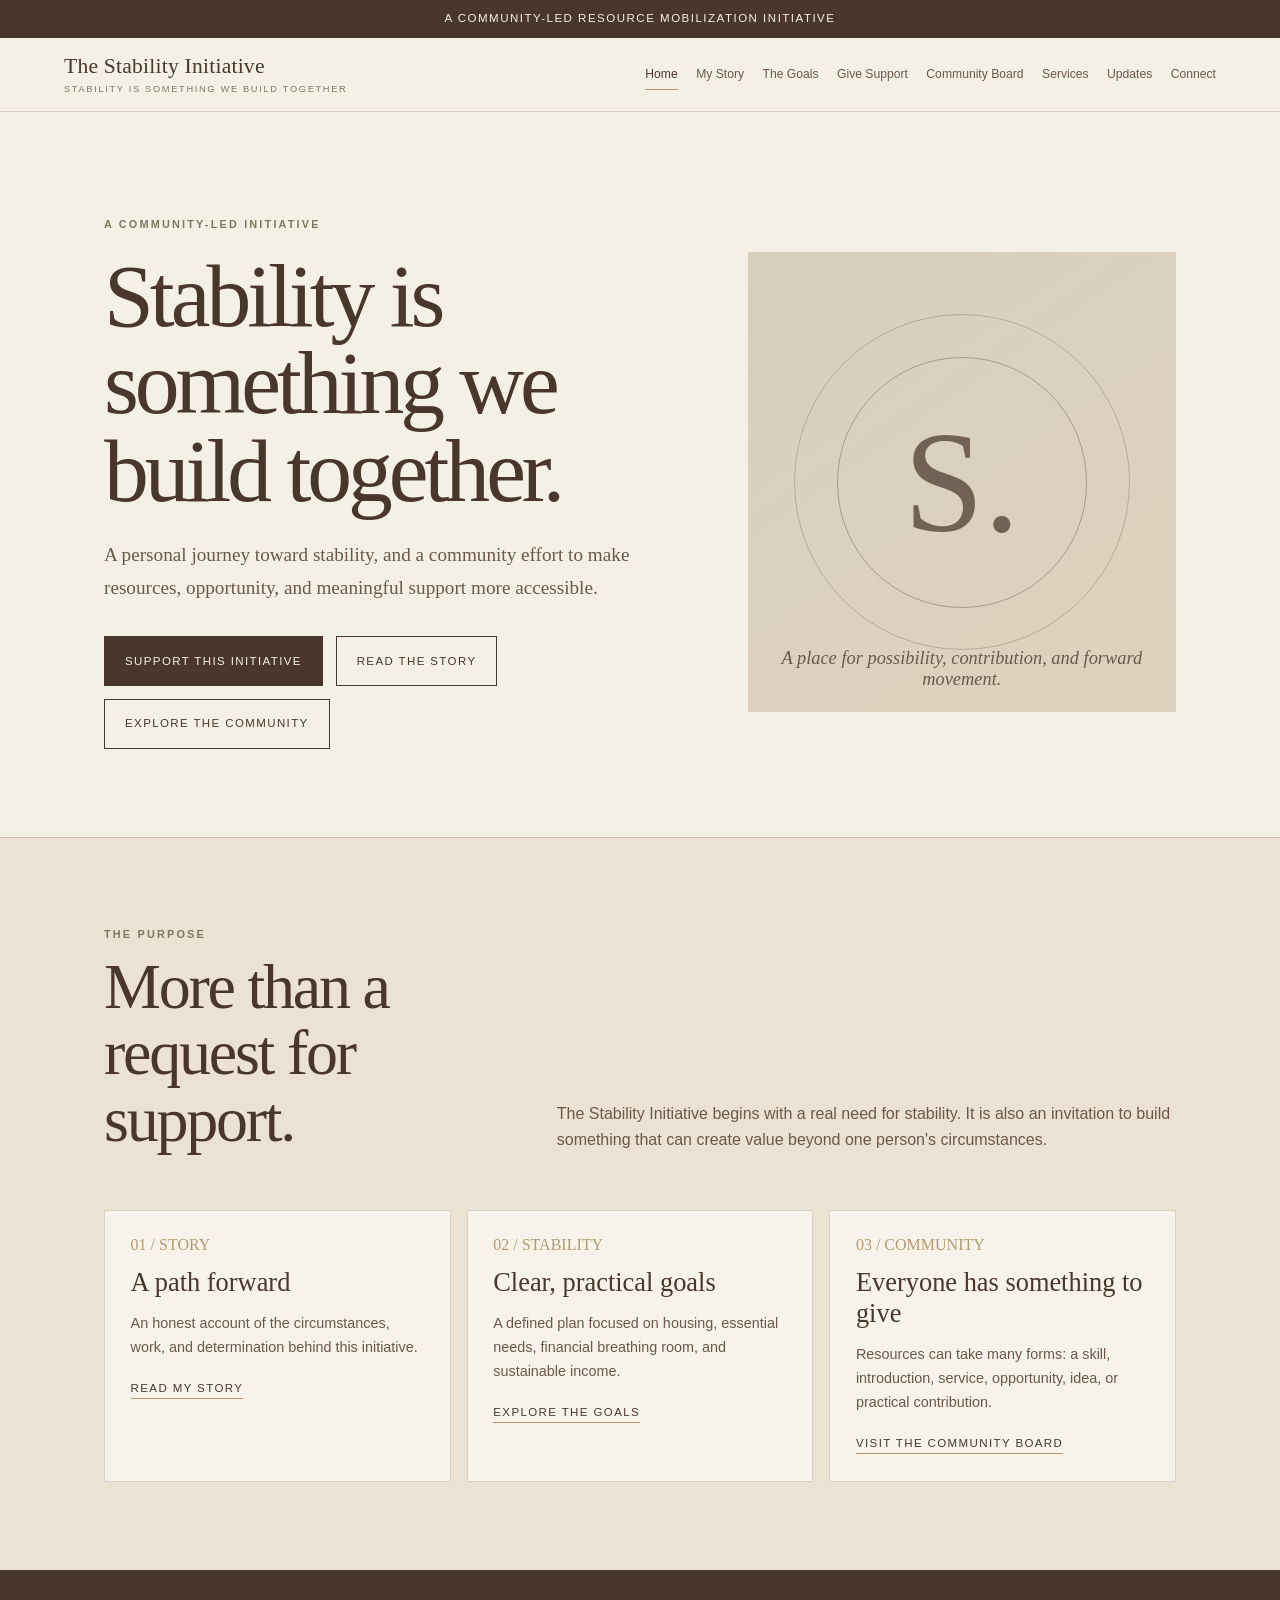
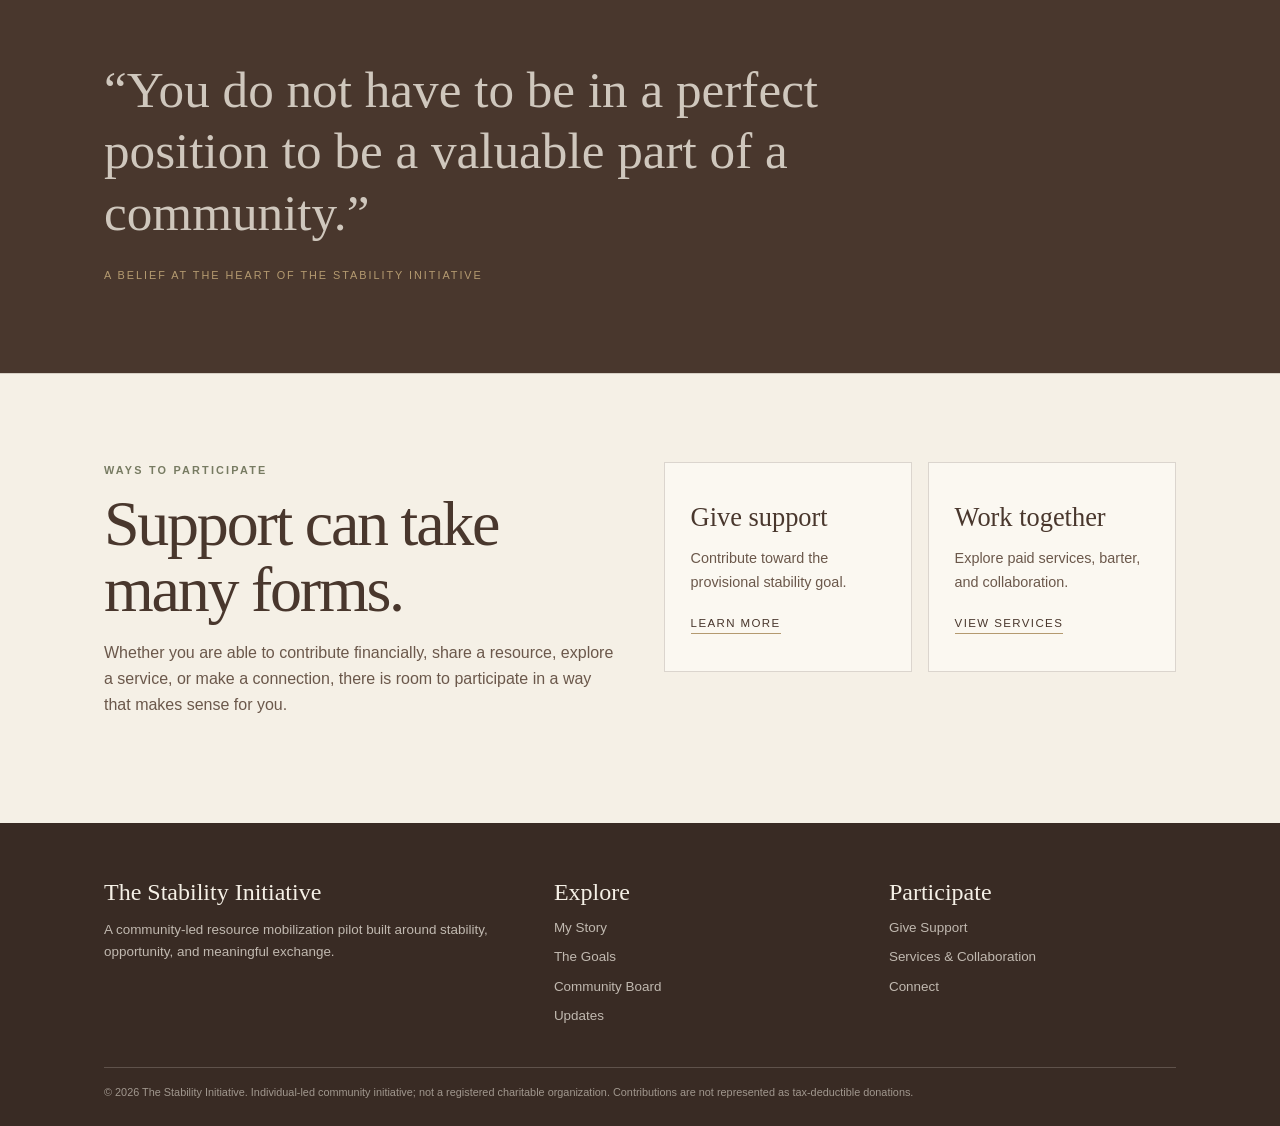
<file: index.html>
<!doctype html>
<html lang="en">
<head>
<meta charset="utf-8">
<meta name="viewport" content="width=device-width, initial-scale=1">
<meta name="description" content="A community-led resource mobilization initiative focused on stability, opportunity, and meaningful exchange.">
<meta name="theme-color" content="#f5f0e6">
<title>Home | The Stability Initiative</title>
<link rel="stylesheet" href="assets/style.css">
</head>
<body>

<div class="announcement">A community-led resource mobilization initiative</div>

<header class="site-header">
<div class="nav-wrap">
<a class="brand" href="index.html">
<span class="brand-name">The Stability Initiative</span>
<span class="brand-sub">Stability is something we build together</span>
</a>
<button class="menu-toggle" aria-label="Open navigation" onclick="document.querySelector('.nav').classList.toggle('open')">Menu ☰</button>
<nav class="nav">
<a href="index.html" class="active">Home</a>
<a href="story.html">My Story</a>
<a href="goals.html">The Goals</a>
<a href="support.html">Give Support</a>
<a href="community.html">Community Board</a>
<a href="services.html">Services</a>
<a href="updates.html">Updates</a>
<a href="connect.html">Connect</a>
</nav>
</div>
</header>

<main>

<div class="container">
<section class="hero">
<div>
<div class="eyebrow">A community-led initiative</div>
<h1>Stability is something we build together.</h1>
<p class="lead">A personal journey toward stability, and a community effort to make resources, opportunity, and meaningful support more accessible.</p>

<div class="actions">
<a class="btn primary" href="https://gofund.me/b40c281e2" target="_blank" rel="noopener noreferrer">Support This Initiative</a>
<a class="btn" href="story.html">Read the story</a>
<a class="btn" href="community.html">Explore the community</a>
</div>

</div>
<div class="hero-art">
<div class="art-mark">S.</div>
<div class="art-caption">A place for possibility, contribution, and forward movement.</div>
</div>
</section>
</div>

<section class="section paper">
<div class="container">
<div class="section-head">
<div>
<div class="eyebrow">The purpose</div>
<h2>More than a request for support.</h2>
</div>
<p class="section-intro">The Stability Initiative begins with a real need for stability. It is also an invitation to build something that can create value beyond one person's circumstances.</p>
</div>

<div class="cards">
<article class="card">
<div class="number">01 / STORY</div>
<h3>A path forward</h3>
<p>An honest account of the circumstances, work, and determination behind this initiative.</p>
<a href="story.html">Read my story</a>
</article>

<article class="card">
<div class="number">02 / STABILITY</div>
<h3>Clear, practical goals</h3>
<p>A defined plan focused on housing, essential needs, financial breathing room, and sustainable income.</p>
<a href="goals.html">Explore the goals</a>
</article>

<article class="card">
<div class="number">03 / COMMUNITY</div>
<h3>Everyone has something to give</h3>
<p>Resources can take many forms: a skill, introduction, service, opportunity, idea, or practical contribution.</p>
<a href="community.html">Visit the community board</a>
</article>
</div>
</div>
</section>

<section class="section dark">
<div class="container">
<p class="quote">“You do not have to be in a perfect position to be a valuable part of a community.”</p>
<div class="quote-credit">A belief at the heart of The Stability Initiative</div>
</div>
</section>

<section class="section">
<div class="container split">
<div>
<div class="eyebrow">Ways to participate</div>
<h2>Support can take many forms.</h2>
<p class="section-intro">Whether you are able to contribute financially, share a resource, explore a service, or make a connection, there is room to participate in a way that makes sense for you.</p>
</div>

<div class="cards" style="grid-template-columns:1fr 1fr">
<article class="card">
<h3>Give support</h3>
<p>Contribute toward the provisional stability goal.</p>
<a href="support.html">Learn more</a>
</article>

<article class="card">
<h3>Work together</h3>
<p>Explore paid services, barter, and collaboration.</p>
<a href="services.html">View services</a>
</article>
</div>
</div>
</section>

</main>

<footer class="footer">
<div class="container">
<div class="footer-grid">

<div>
<div class="footer-title">The Stability Initiative</div>
<p>A community-led resource mobilization pilot built around stability, opportunity, and meaningful exchange.</p>
</div>

<div>
<div class="footer-title">Explore</div>
<div class="footer-links">
<a href="story.html">My Story</a>
<a href="goals.html">The Goals</a>
<a href="community.html">Community Board</a>
<a href="updates.html">Updates</a>
</div>
</div>

<div>
<div class="footer-title">Participate</div>
<div class="footer-links">
<a href="support.html">Give Support</a>
<a href="services.html">Services & Collaboration</a>
<a href="connect.html">Connect</a>
</div>
</div>

</div>

<div class="copyright">
© 2026 The Stability Initiative. Individual-led community initiative; not a registered charitable organization. Contributions are not represented as tax-deductible donations.
</div>
</div>
</footer>

</body>
</html>
</file>
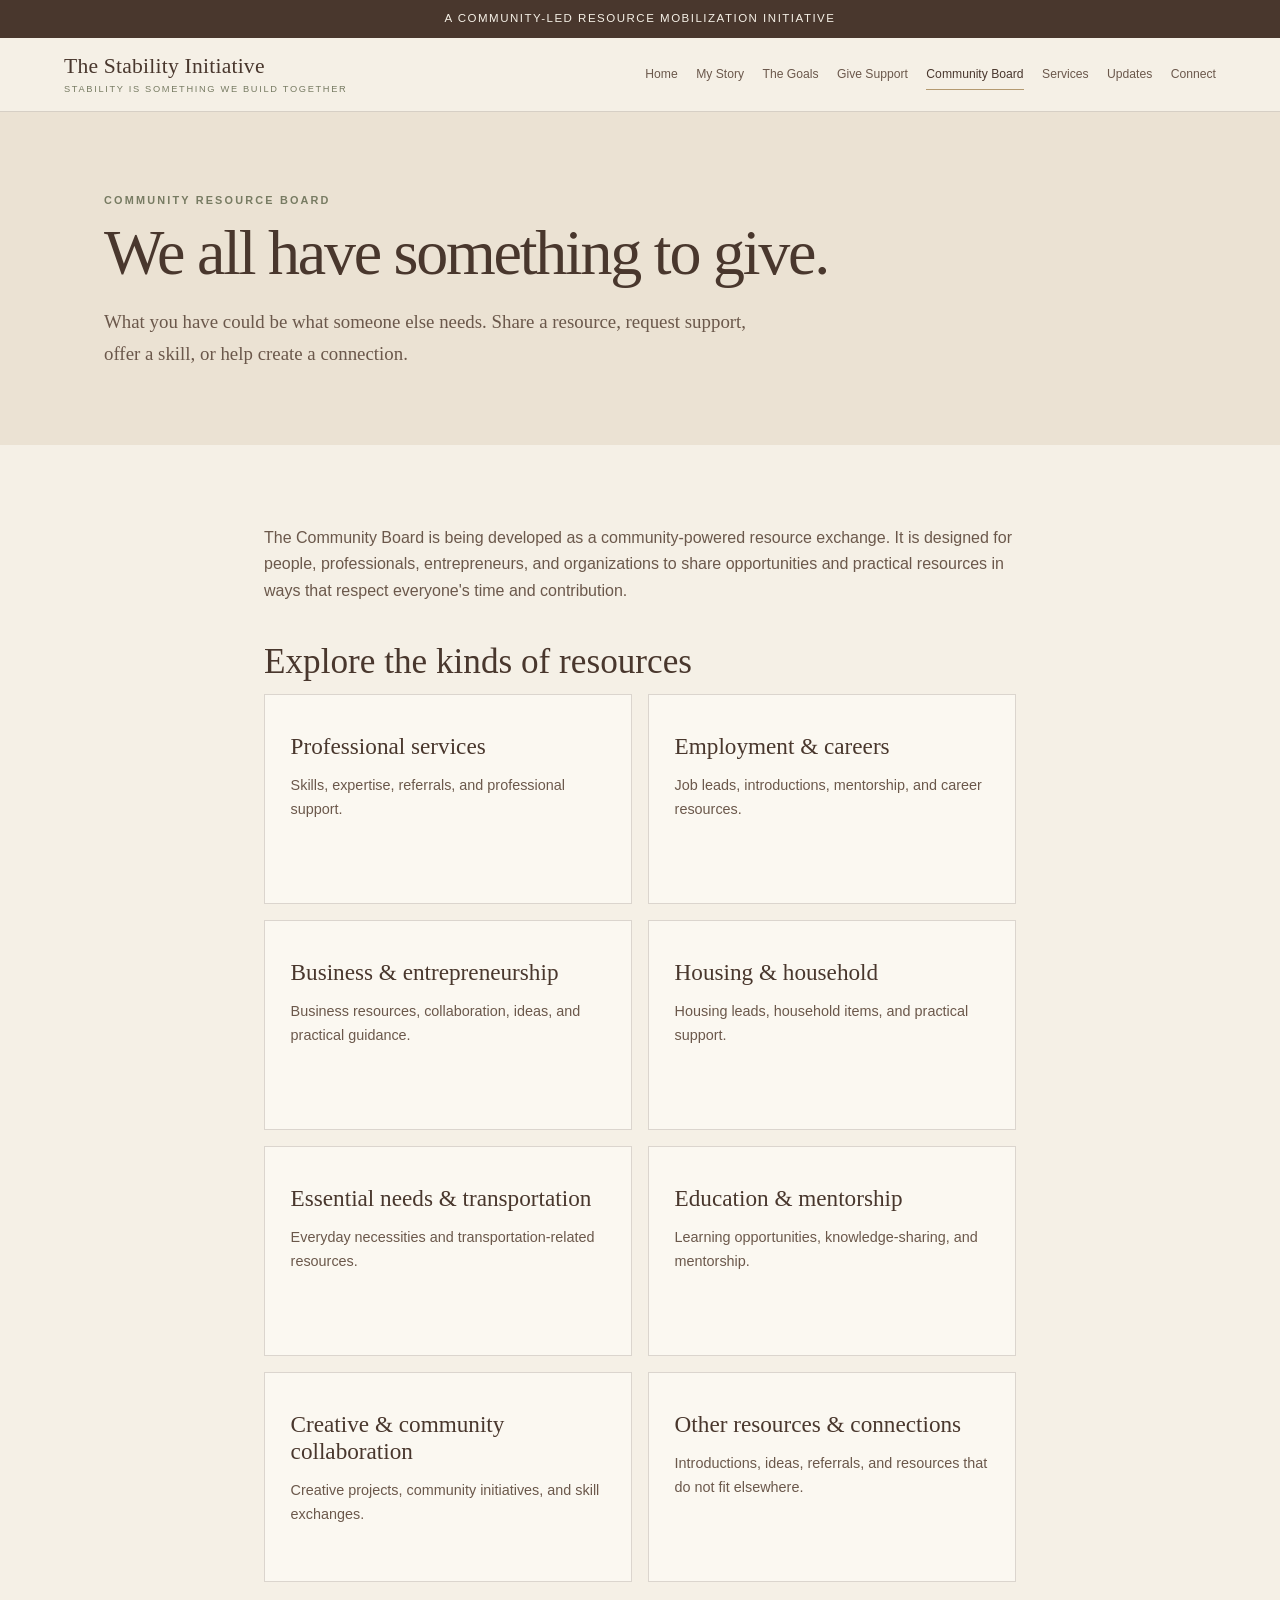
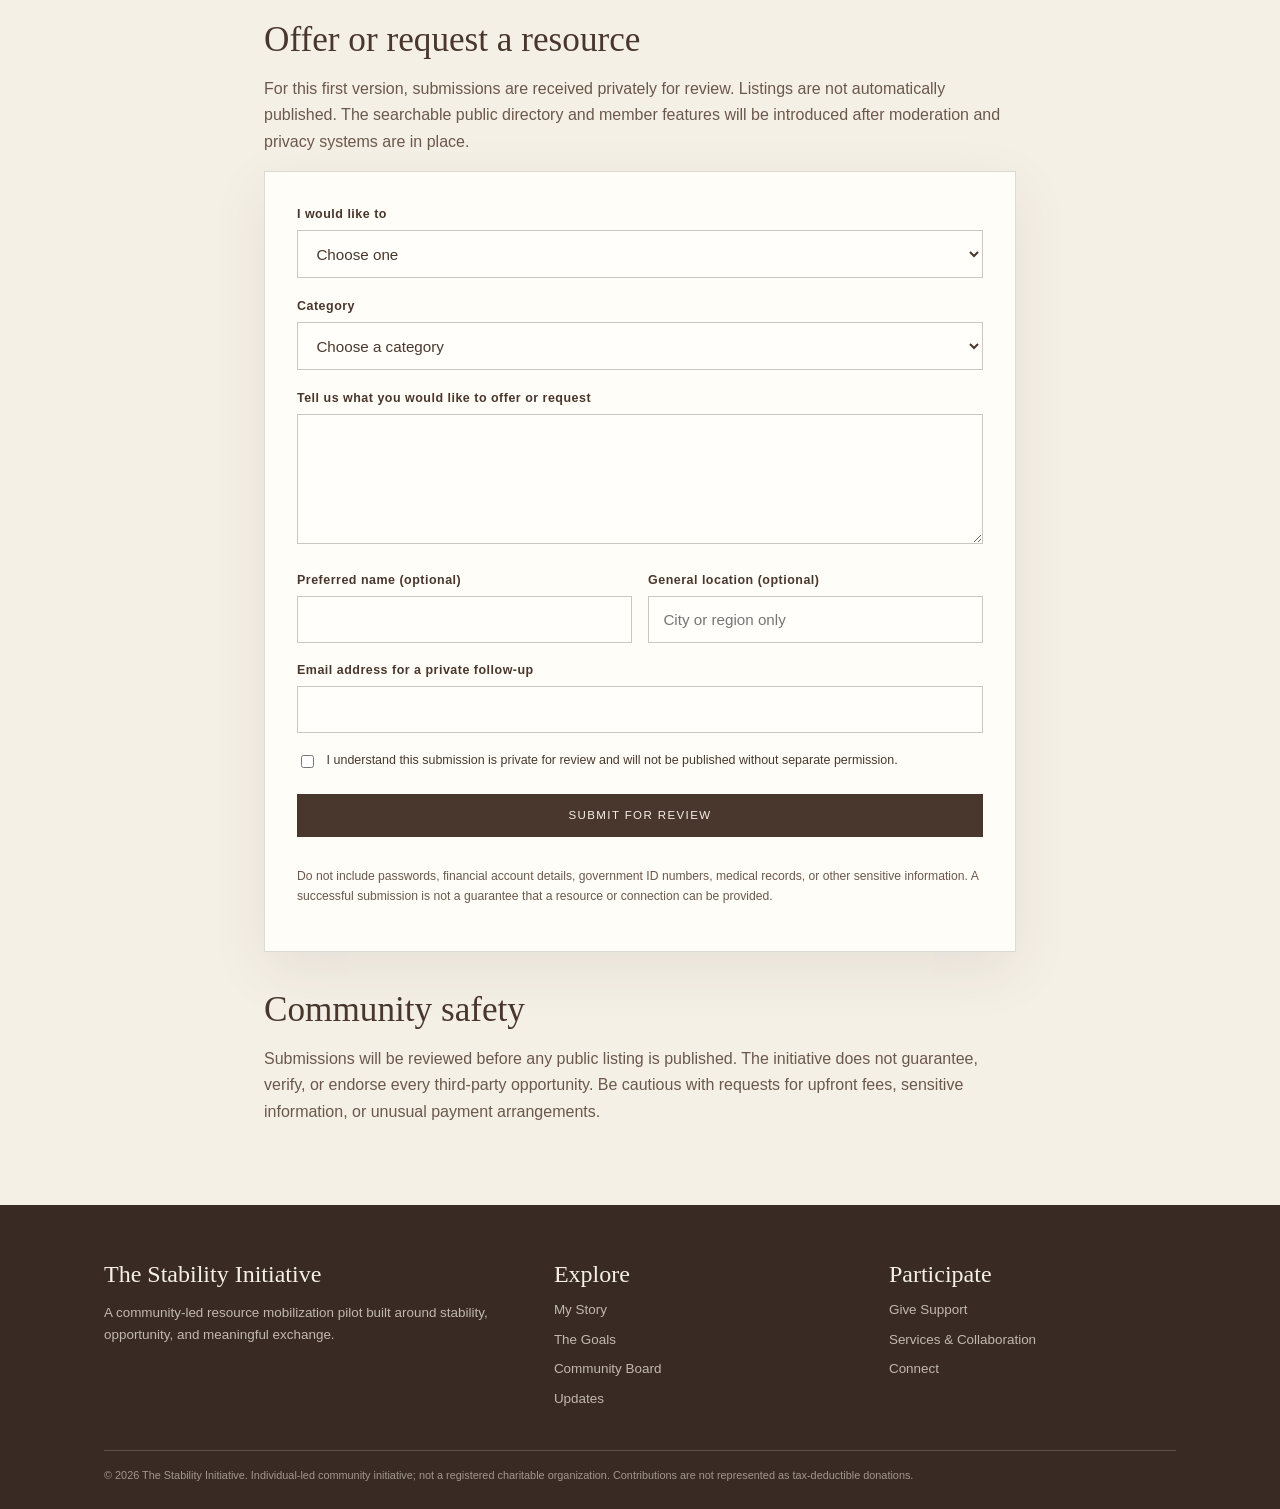
<file: community.html>
<!doctype html><html lang="en"><head><meta charset="utf-8"><meta name="viewport" content="width=device-width, initial-scale=1"><meta name="description" content="A community-led resource mobilization initiative focused on stability, opportunity, and meaningful exchange."><meta name="theme-color" content="#f5f0e6"><title>Community Board | The Stability Initiative</title><link rel="stylesheet" href="assets/style.css"></head><body><div class="announcement">A community-led resource mobilization initiative</div>
<header class="site-header"><div class="nav-wrap"><a class="brand" href="index.html"><span class="brand-name">The Stability Initiative</span><span class="brand-sub">Stability is something we build together</span></a>
<button class="menu-toggle" aria-label="Open navigation" onclick="document.querySelector('.nav').classList.toggle('open')">Menu ☰</button><nav class="nav"><a href="index.html" class="">Home</a><a href="story.html" class="">My Story</a><a href="goals.html" class="">The Goals</a><a href="support.html" class="">Give Support</a><a href="community.html" class="active">Community Board</a><a href="services.html" class="">Services</a><a href="updates.html" class="">Updates</a><a href="connect.html" class="">Connect</a></nav></div></header><main><section class="page-hero"><div class="container"><div class="eyebrow">Community resource board</div><h1>We all have something to give.</h1><p>What you have could be what someone else needs. Share a resource, request support, offer a skill, or help create a connection.</p></div></section>
<div class="content"><p>The Community Board is being developed as a community-powered resource exchange. It is designed for people, professionals, entrepreneurs, and organizations to share opportunities and practical resources in ways that respect everyone's time and contribution.</p>
<h2>Explore the kinds of resources</h2><div class="cards" style="grid-template-columns:1fr 1fr"><article class="card"><h3>Professional services</h3><p>Skills, expertise, referrals, and professional support.</p></article><article class="card"><h3>Employment & careers</h3><p>Job leads, introductions, mentorship, and career resources.</p></article><article class="card"><h3>Business & entrepreneurship</h3><p>Business resources, collaboration, ideas, and practical guidance.</p></article><article class="card"><h3>Housing & household</h3><p>Housing leads, household items, and practical support.</p></article><article class="card"><h3>Essential needs & transportation</h3><p>Everyday necessities and transportation-related resources.</p></article><article class="card"><h3>Education & mentorship</h3><p>Learning opportunities, knowledge-sharing, and mentorship.</p></article><article class="card"><h3>Creative & community collaboration</h3><p>Creative projects, community initiatives, and skill exchanges.</p></article><article class="card"><h3>Other resources & connections</h3><p>Introductions, ideas, referrals, and resources that do not fit elsewhere.</p></article></div>
<h2>Offer or request a resource</h2><p>For this first version, submissions are received privately for review. Listings are not automatically published. The searchable public directory and member features will be introduced after moderation and privacy systems are in place.</p>
<div class="form-shell"><form name="community-resource-submission" method="POST" data-netlify="true" netlify-honeypot="bot-field"><input type="hidden" name="form-name" value="community-resource-submission"><p hidden><label>Do not fill this out: <input name="bot-field"></label></p>
<div><label for="submission-type">I would like to</label><select id="submission-type" name="submission-type" required><option value="">Choose one</option><option>Offer a resource</option><option>Request a resource</option><option>Offer a skill exchange</option><option>Request an introduction</option><option>Share an idea or collaboration</option></select></div>
<div><label for="category">Category</label><select id="category" name="category" required><option value="">Choose a category</option><option>Professional Services</option><option>Employment & Career Opportunities</option><option>Business & Entrepreneurship</option><option>Housing & Household Resources</option><option>Essential Needs & Transportation</option><option>Education & Mentorship</option><option>Creative & Community Collaboration</option><option>Other Resources & Connections</option></select></div>
<div><label for="description">Tell us what you would like to offer or request</label><textarea id="description" name="description" required maxlength="2500"></textarea></div>
<div class="form-grid"><div><label for="display-name">Preferred name (optional)</label><input id="display-name" name="preferred-name" maxlength="80"></div><div><label for="location">General location (optional)</label><input id="location" name="general-location" placeholder="City or region only" maxlength="100"></div></div>
<div><label for="email">Email address for a private follow-up</label><input id="email" type="email" name="email" required></div>
<div class="checkbox"><input id="consent" type="checkbox" name="consent" value="yes" required><label for="consent">I understand this submission is private for review and will not be published without separate permission.</label></div>
<button class="btn primary" type="submit">Submit for review</button><p class="hint">Do not include passwords, financial account details, government ID numbers, medical records, or other sensitive information. A successful submission is not a guarantee that a resource or connection can be provided.</p></form></div>
<h2>Community safety</h2><p>Submissions will be reviewed before any public listing is published. The initiative does not guarantee, verify, or endorse every third-party opportunity. Be cautious with requests for upfront fees, sensitive information, or unusual payment arrangements.</p></div></main><footer class="footer"><div class="container"><div class="footer-grid">
<div><div class="footer-title">The Stability Initiative</div><p>A community-led resource mobilization pilot built around stability, opportunity, and meaningful exchange.</p></div>
<div><div class="footer-title">Explore</div><div class="footer-links"><a href="story.html">My Story</a><a href="goals.html">The Goals</a><a href="community.html">Community Board</a><a href="updates.html">Updates</a></div></div>
<div><div class="footer-title">Participate</div><div class="footer-links"><a href="support.html">Give Support</a><a href="services.html">Services & Collaboration</a><a href="connect.html">Connect</a></div></div></div>
<div class="copyright">© 2026 The Stability Initiative. Individual-led community initiative; not a registered charitable organization. Contributions are not represented as tax-deductible donations.</div></div></footer></body></html>
</file>
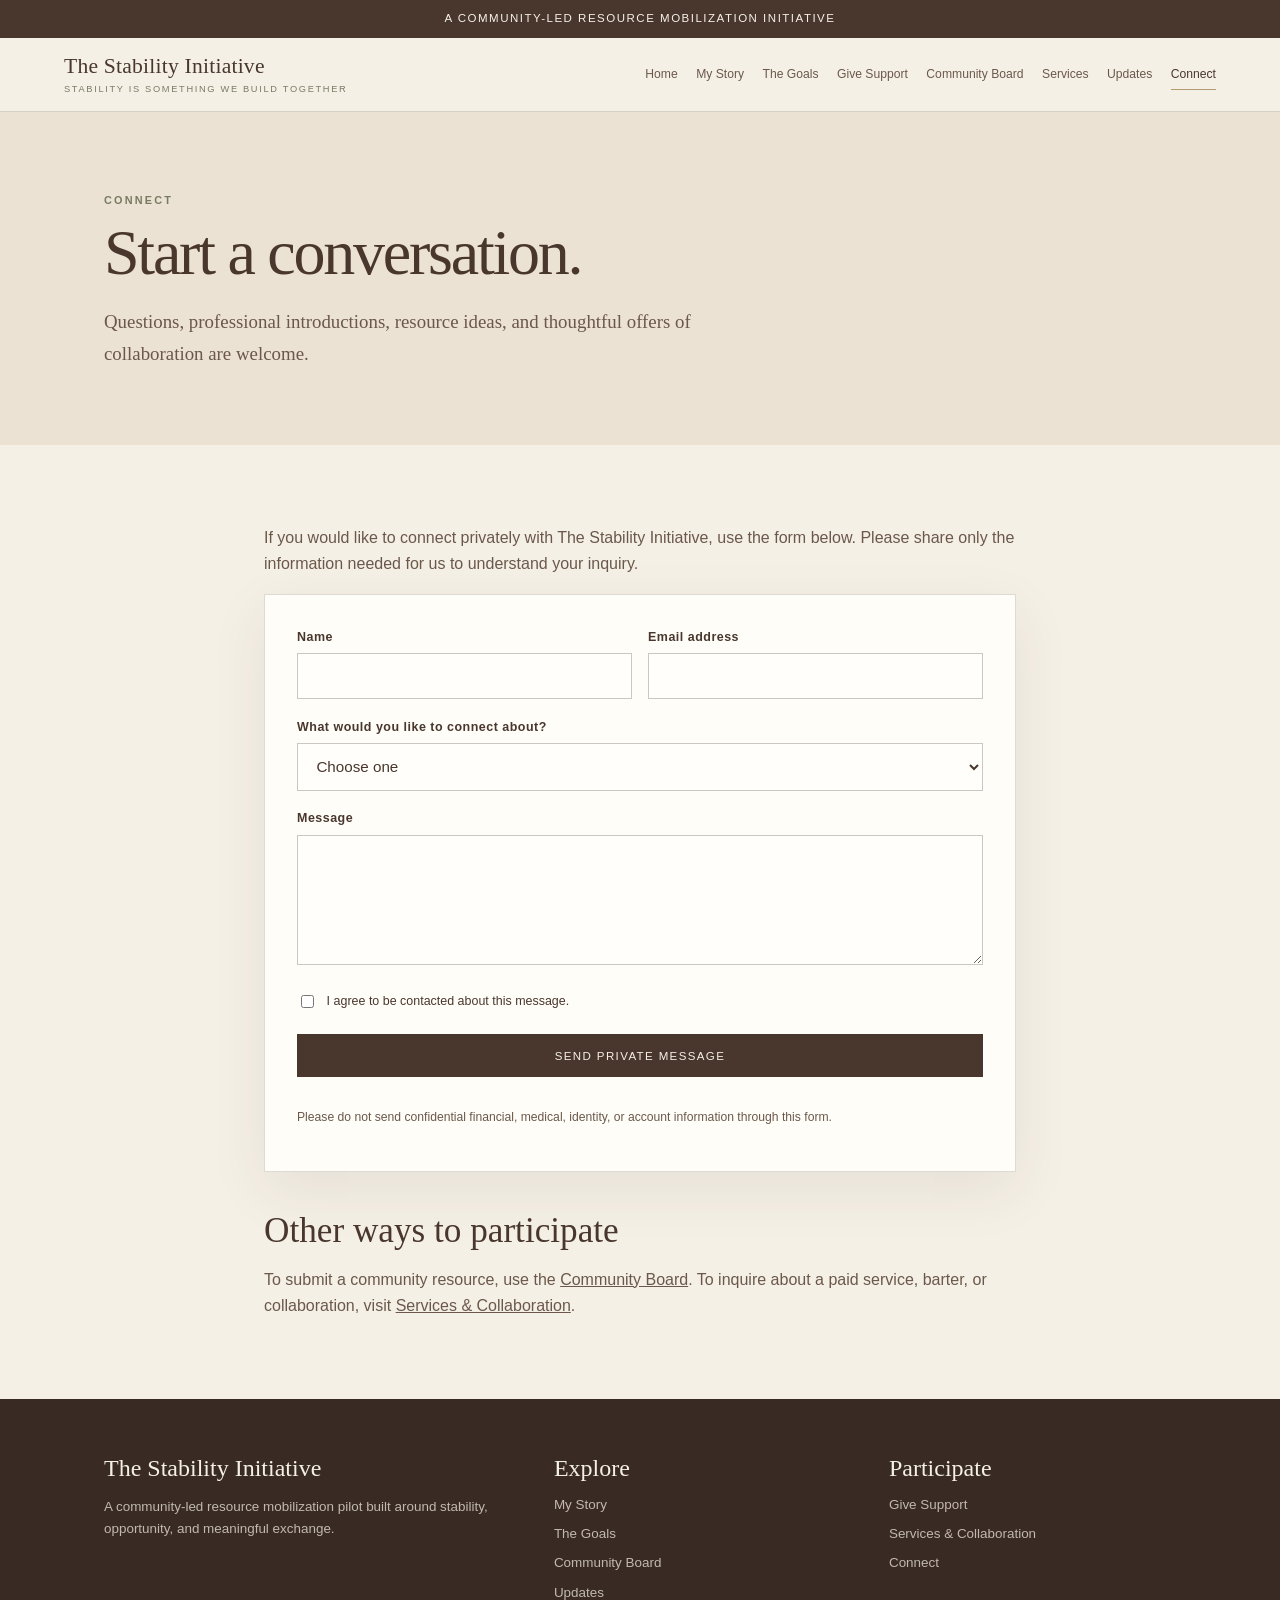
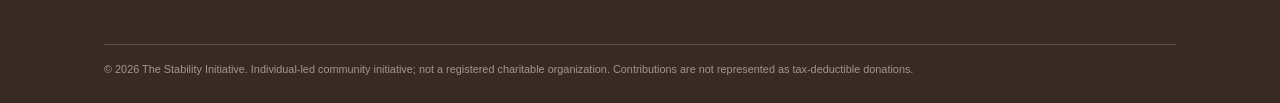
<file: connect.html>
<!doctype html><html lang="en"><head><meta charset="utf-8"><meta name="viewport" content="width=device-width, initial-scale=1"><meta name="description" content="A community-led resource mobilization initiative focused on stability, opportunity, and meaningful exchange."><meta name="theme-color" content="#f5f0e6"><title>Connect | The Stability Initiative</title><link rel="stylesheet" href="assets/style.css"></head><body><div class="announcement">A community-led resource mobilization initiative</div>
<header class="site-header"><div class="nav-wrap"><a class="brand" href="index.html"><span class="brand-name">The Stability Initiative</span><span class="brand-sub">Stability is something we build together</span></a>
<button class="menu-toggle" aria-label="Open navigation" onclick="document.querySelector('.nav').classList.toggle('open')">Menu ☰</button><nav class="nav"><a href="index.html" class="">Home</a><a href="story.html" class="">My Story</a><a href="goals.html" class="">The Goals</a><a href="support.html" class="">Give Support</a><a href="community.html" class="">Community Board</a><a href="services.html" class="">Services</a><a href="updates.html" class="">Updates</a><a href="connect.html" class="active">Connect</a></nav></div></header><main><section class="page-hero"><div class="container"><div class="eyebrow">Connect</div><h1>Start a conversation.</h1><p>Questions, professional introductions, resource ideas, and thoughtful offers of collaboration are welcome.</p></div></section>
<div class="content"><p>If you would like to connect privately with The Stability Initiative, use the form below. Please share only the information needed for us to understand your inquiry.</p>
<div class="form-shell"><form name="general-contact" method="POST" data-netlify="true" netlify-honeypot="bot-field"><input type="hidden" name="form-name" value="general-contact"><p hidden><label>Do not fill this out: <input name="bot-field"></label></p>
<div class="form-grid"><div><label for="contact-name">Name</label><input id="contact-name" name="name" required maxlength="100"></div><div><label for="contact-email">Email address</label><input id="contact-email" type="email" name="email" required></div></div>
<div><label for="reason">What would you like to connect about?</label><select id="reason" name="reason" required><option value="">Choose one</option><option>General question</option><option>Professional introduction</option><option>Resource or opportunity</option><option>Media or interview inquiry</option><option>Partnership or collaboration</option><option>Other</option></select></div>
<div><label for="message">Message</label><textarea id="message" name="message" required maxlength="3000"></textarea></div>
<div class="checkbox"><input id="contact-consent" type="checkbox" name="contact-consent" value="yes" required><label for="contact-consent">I agree to be contacted about this message.</label></div>
<button class="btn primary" type="submit">Send private message</button><p class="hint">Please do not send confidential financial, medical, identity, or account information through this form.</p></form></div>
<h2>Other ways to participate</h2><p>To submit a community resource, use the <a href="community.html">Community Board</a>. To inquire about a paid service, barter, or collaboration, visit <a href="services.html">Services & Collaboration</a>.</p></div></main><footer class="footer"><div class="container"><div class="footer-grid">
<div><div class="footer-title">The Stability Initiative</div><p>A community-led resource mobilization pilot built around stability, opportunity, and meaningful exchange.</p></div>
<div><div class="footer-title">Explore</div><div class="footer-links"><a href="story.html">My Story</a><a href="goals.html">The Goals</a><a href="community.html">Community Board</a><a href="updates.html">Updates</a></div></div>
<div><div class="footer-title">Participate</div><div class="footer-links"><a href="support.html">Give Support</a><a href="services.html">Services & Collaboration</a><a href="connect.html">Connect</a></div></div></div>
<div class="copyright">© 2026 The Stability Initiative. Individual-led community initiative; not a registered charitable organization. Contributions are not represented as tax-deductible donations.</div></div></footer></body></html>
</file>
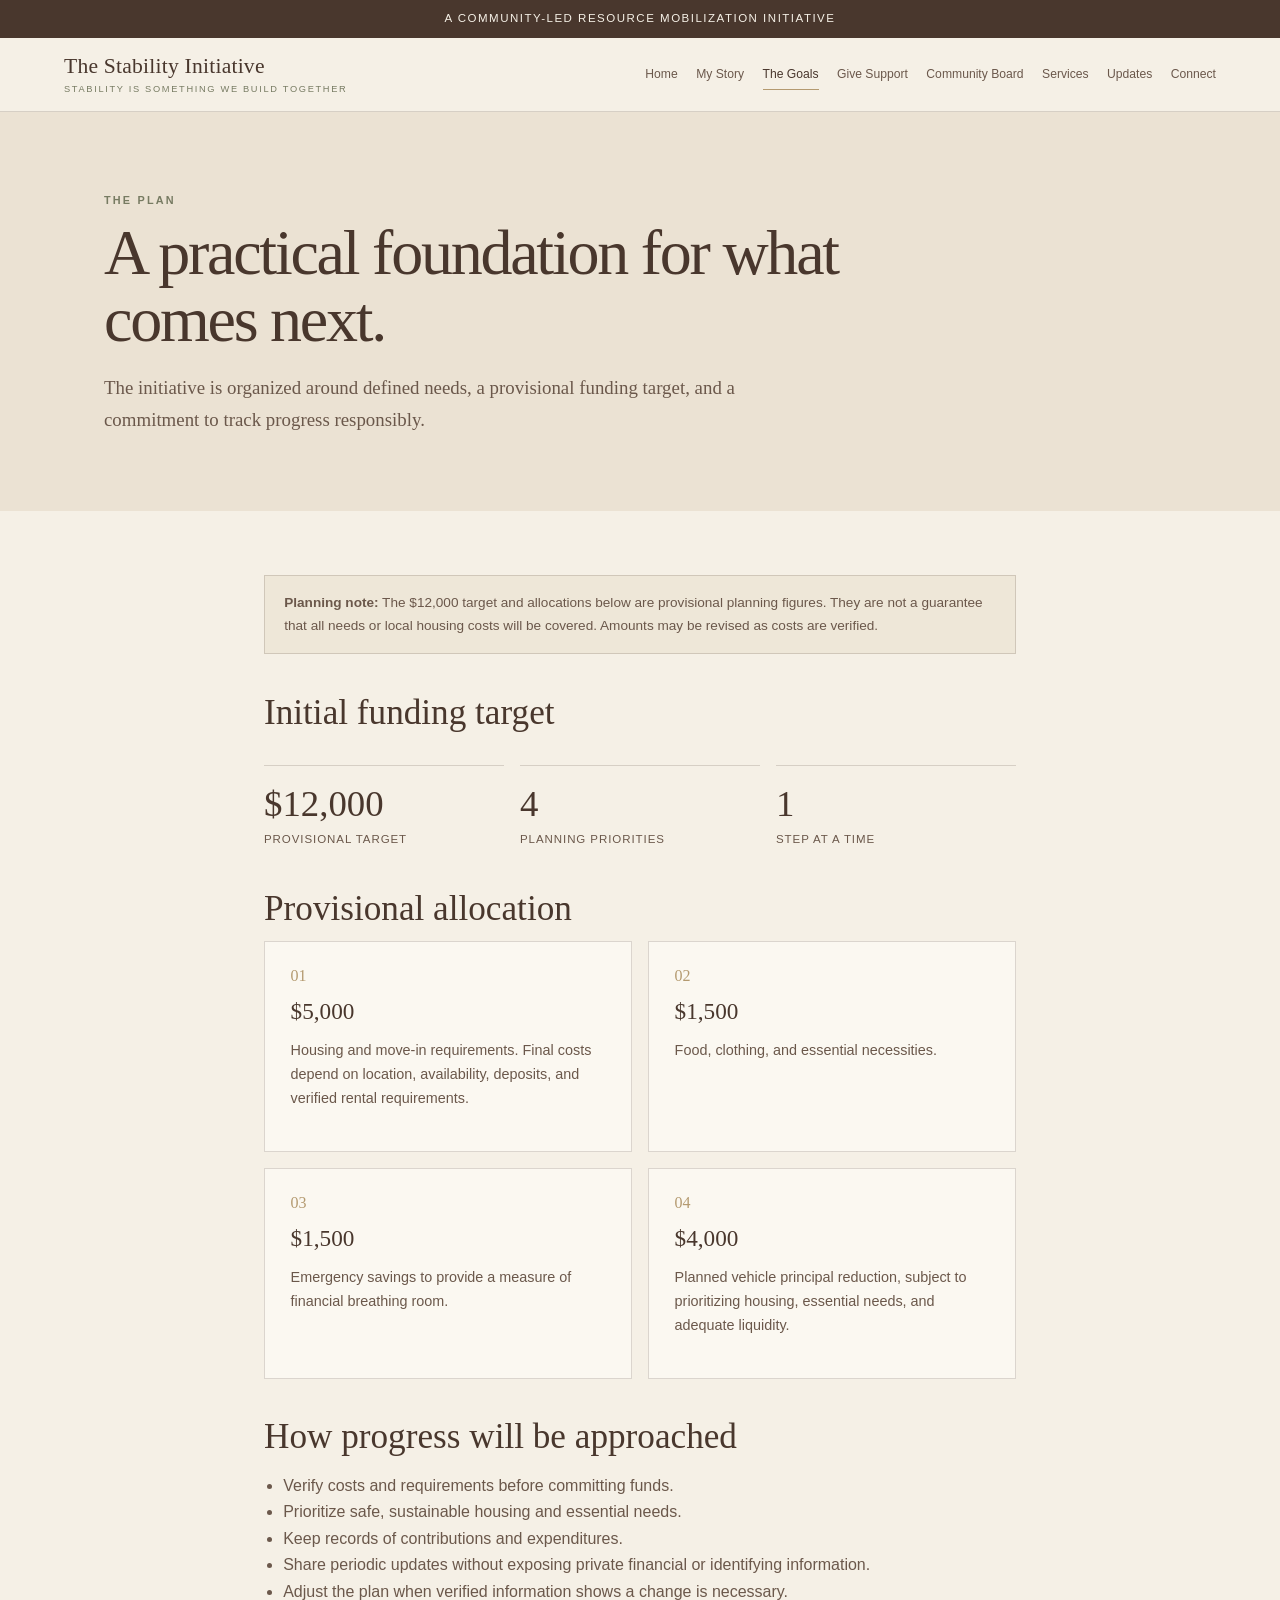
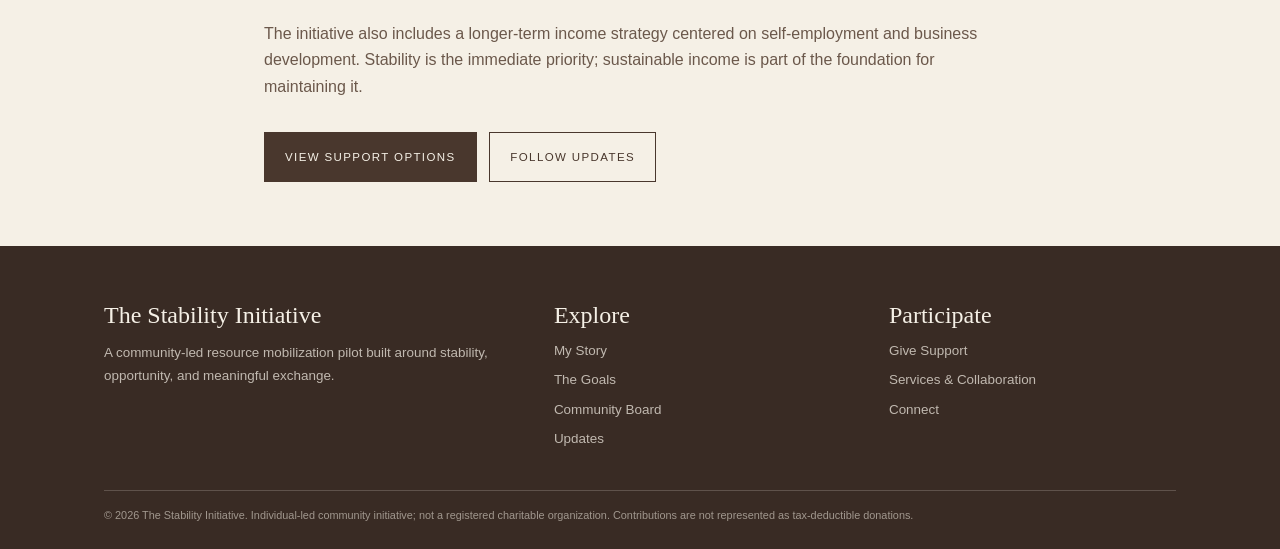
<file: goals.html>
<!doctype html><html lang="en"><head><meta charset="utf-8"><meta name="viewport" content="width=device-width, initial-scale=1"><meta name="description" content="A community-led resource mobilization initiative focused on stability, opportunity, and meaningful exchange."><meta name="theme-color" content="#f5f0e6"><title>The Goals | The Stability Initiative</title><link rel="stylesheet" href="assets/style.css"></head><body><div class="announcement">A community-led resource mobilization initiative</div>
<header class="site-header"><div class="nav-wrap"><a class="brand" href="index.html"><span class="brand-name">The Stability Initiative</span><span class="brand-sub">Stability is something we build together</span></a>
<button class="menu-toggle" aria-label="Open navigation" onclick="document.querySelector('.nav').classList.toggle('open')">Menu ☰</button><nav class="nav"><a href="index.html" class="">Home</a><a href="story.html" class="">My Story</a><a href="goals.html" class="active">The Goals</a><a href="support.html" class="">Give Support</a><a href="community.html" class="">Community Board</a><a href="services.html" class="">Services</a><a href="updates.html" class="">Updates</a><a href="connect.html" class="">Connect</a></nav></div></header><main><section class="page-hero"><div class="container"><div class="eyebrow">The plan</div><h1>A practical foundation for what comes next.</h1><p>The initiative is organized around defined needs, a provisional funding target, and a commitment to track progress responsibly.</p></div></section>
<div class="content"><div class="notice"><strong>Planning note:</strong> The $12,000 target and allocations below are provisional planning figures. They are not a guarantee that all needs or local housing costs will be covered. Amounts may be revised as costs are verified.</div>
<h2>Initial funding target</h2><div class="stats"><div class="stat"><strong>$12,000</strong><span>Provisional target</span></div><div class="stat"><strong>4</strong><span>Planning priorities</span></div><div class="stat"><strong>1</strong><span>Step at a time</span></div></div>
<h2>Provisional allocation</h2><div class="cards" style="grid-template-columns:1fr 1fr"><article class="card"><div class="number">01</div><h3>$5,000</h3><p>Housing and move-in requirements. Final costs depend on location, availability, deposits, and verified rental requirements.</p></article><article class="card"><div class="number">02</div><h3>$1,500</h3><p>Food, clothing, and essential necessities.</p></article><article class="card"><div class="number">03</div><h3>$1,500</h3><p>Emergency savings to provide a measure of financial breathing room.</p></article><article class="card"><div class="number">04</div><h3>$4,000</h3><p>Planned vehicle principal reduction, subject to prioritizing housing, essential needs, and adequate liquidity.</p></article></div>
<h2>How progress will be approached</h2><ul><li>Verify costs and requirements before committing funds.</li><li>Prioritize safe, sustainable housing and essential needs.</li><li>Keep records of contributions and expenditures.</li><li>Share periodic updates without exposing private financial or identifying information.</li><li>Adjust the plan when verified information shows a change is necessary.</li></ul>
<p>The initiative also includes a longer-term income strategy centered on self-employment and business development. Stability is the immediate priority; sustainable income is part of the foundation for maintaining it.</p><div class="actions"><a class="btn primary" href="support.html">View support options</a><a class="btn" href="updates.html">Follow updates</a></div></div></main><footer class="footer"><div class="container"><div class="footer-grid">
<div><div class="footer-title">The Stability Initiative</div><p>A community-led resource mobilization pilot built around stability, opportunity, and meaningful exchange.</p></div>
<div><div class="footer-title">Explore</div><div class="footer-links"><a href="story.html">My Story</a><a href="goals.html">The Goals</a><a href="community.html">Community Board</a><a href="updates.html">Updates</a></div></div>
<div><div class="footer-title">Participate</div><div class="footer-links"><a href="support.html">Give Support</a><a href="services.html">Services & Collaboration</a><a href="connect.html">Connect</a></div></div></div>
<div class="copyright">© 2026 The Stability Initiative. Individual-led community initiative; not a registered charitable organization. Contributions are not represented as tax-deductible donations.</div></div></footer></body></html>
</file>
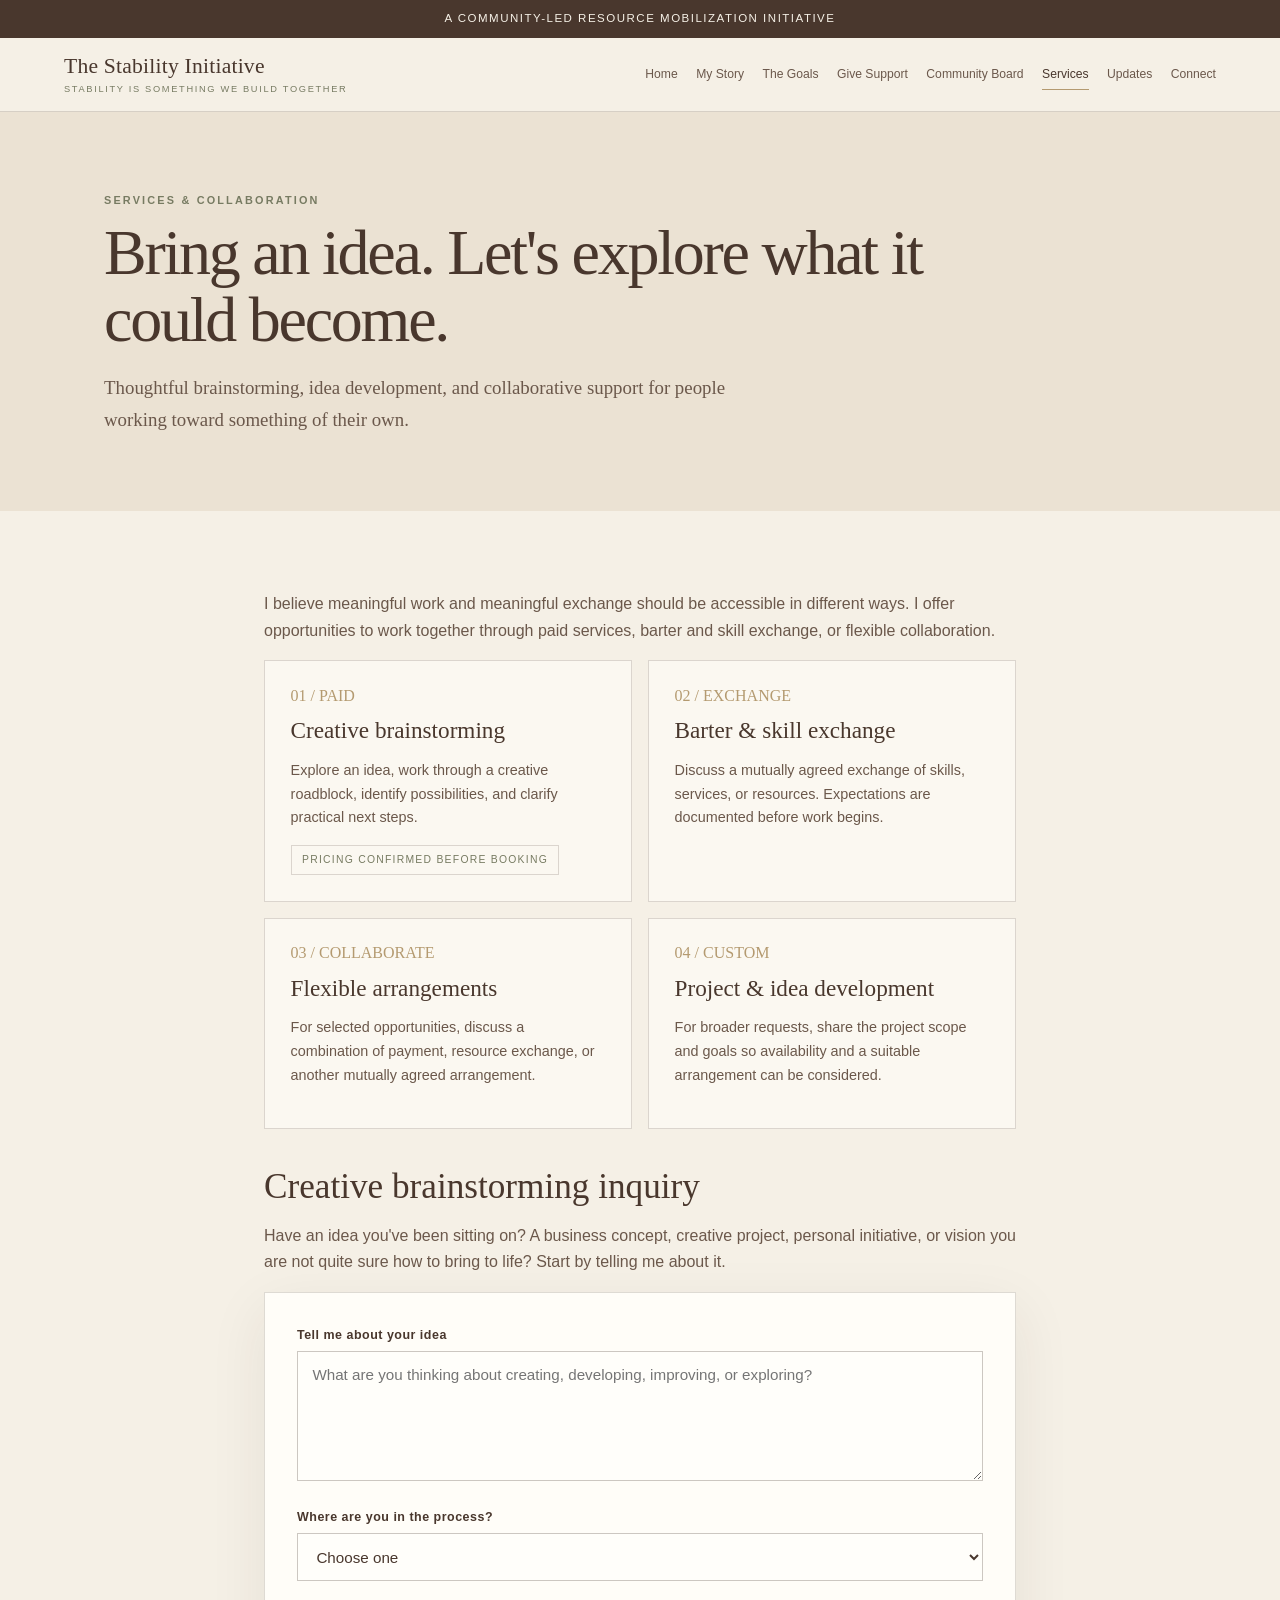
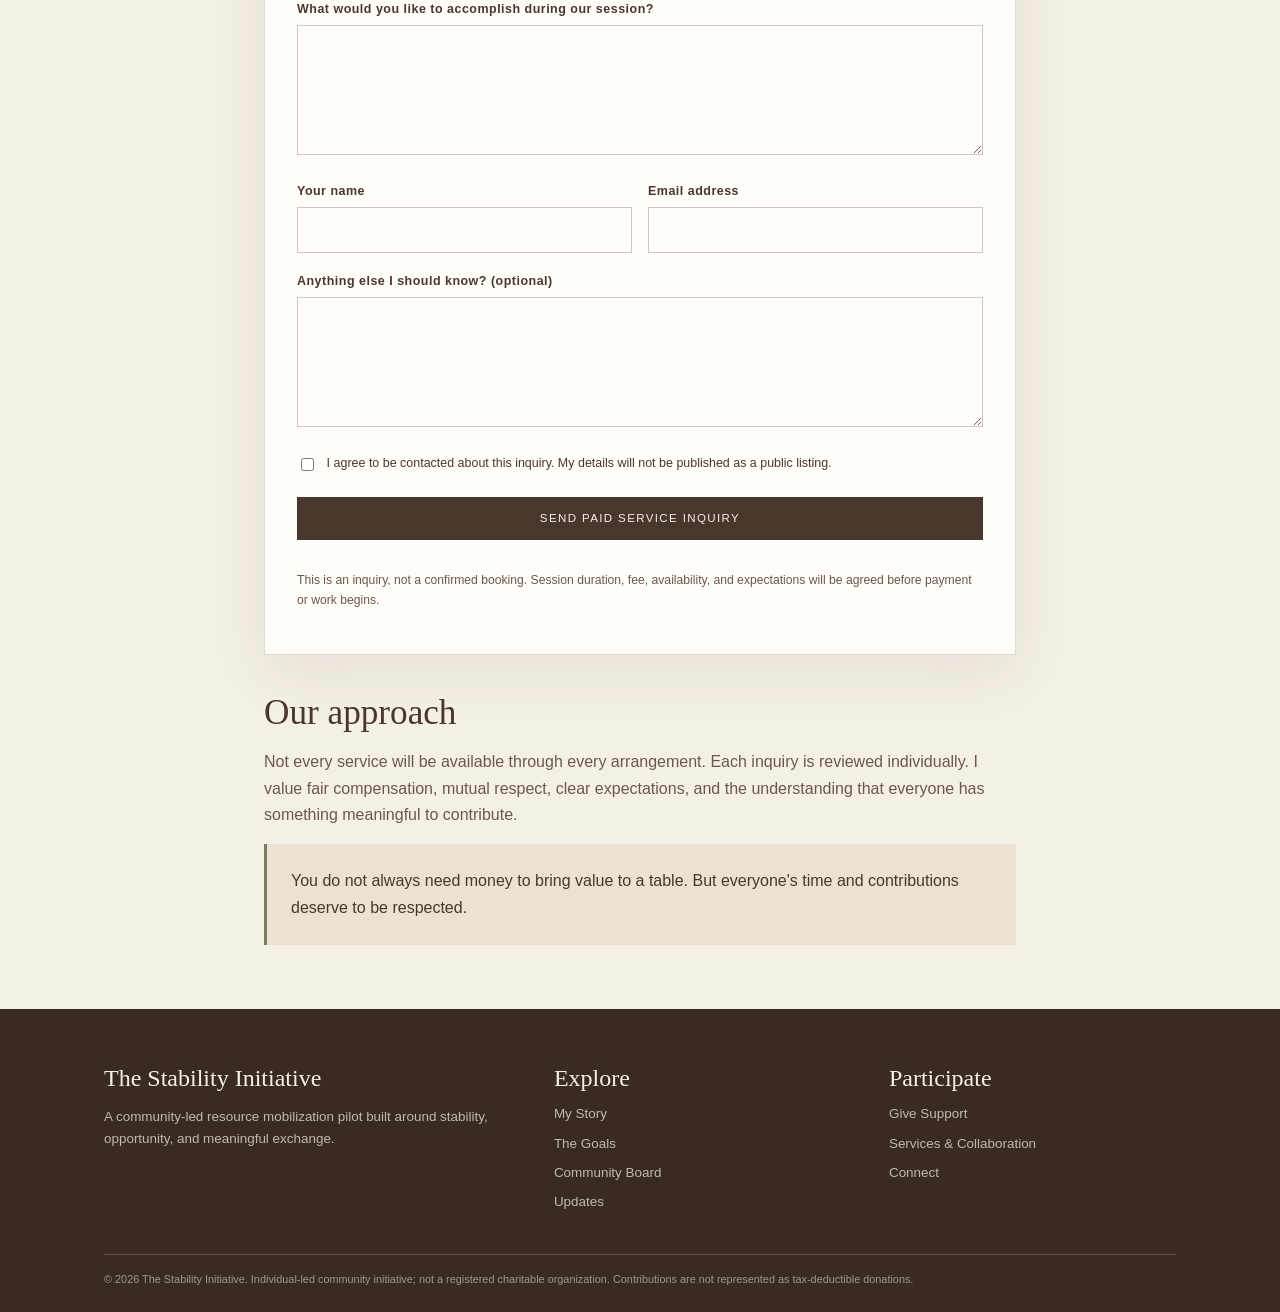
<file: services.html>
<!doctype html><html lang="en"><head><meta charset="utf-8"><meta name="viewport" content="width=device-width, initial-scale=1"><meta name="description" content="A community-led resource mobilization initiative focused on stability, opportunity, and meaningful exchange."><meta name="theme-color" content="#f5f0e6"><title>Services & Collaboration | The Stability Initiative</title><link rel="stylesheet" href="assets/style.css"></head><body><div class="announcement">A community-led resource mobilization initiative</div>
<header class="site-header"><div class="nav-wrap"><a class="brand" href="index.html"><span class="brand-name">The Stability Initiative</span><span class="brand-sub">Stability is something we build together</span></a>
<button class="menu-toggle" aria-label="Open navigation" onclick="document.querySelector('.nav').classList.toggle('open')">Menu ☰</button><nav class="nav"><a href="index.html" class="">Home</a><a href="story.html" class="">My Story</a><a href="goals.html" class="">The Goals</a><a href="support.html" class="">Give Support</a><a href="community.html" class="">Community Board</a><a href="services.html" class="active">Services</a><a href="updates.html" class="">Updates</a><a href="connect.html" class="">Connect</a></nav></div></header><main><section class="page-hero"><div class="container"><div class="eyebrow">Services & collaboration</div><h1>Bring an idea. Let's explore what it could become.</h1><p>Thoughtful brainstorming, idea development, and collaborative support for people working toward something of their own.</p></div></section>
<div class="content"><p>I believe meaningful work and meaningful exchange should be accessible in different ways. I offer opportunities to work together through paid services, barter and skill exchange, or flexible collaboration.</p>
<div class="cards" style="grid-template-columns:1fr 1fr"><article class="card"><div class="number">01 / PAID</div><h3>Creative brainstorming</h3><p>Explore an idea, work through a creative roadblock, identify possibilities, and clarify practical next steps.</p><span class="pill">Pricing confirmed before booking</span></article><article class="card"><div class="number">02 / EXCHANGE</div><h3>Barter & skill exchange</h3><p>Discuss a mutually agreed exchange of skills, services, or resources. Expectations are documented before work begins.</p></article><article class="card"><div class="number">03 / COLLABORATE</div><h3>Flexible arrangements</h3><p>For selected opportunities, discuss a combination of payment, resource exchange, or another mutually agreed arrangement.</p></article><article class="card"><div class="number">04 / CUSTOM</div><h3>Project & idea development</h3><p>For broader requests, share the project scope and goals so availability and a suitable arrangement can be considered.</p></article></div>
<h2>Creative brainstorming inquiry</h2><p>Have an idea you've been sitting on? A business concept, creative project, personal initiative, or vision you are not quite sure how to bring to life? Start by telling me about it.</p>
<div class="form-shell"><form name="creative-brainstorming-inquiry" method="POST" data-netlify="true" netlify-honeypot="bot-field"><input type="hidden" name="form-name" value="creative-brainstorming-inquiry"><p hidden><label>Do not fill this out: <input name="bot-field"></label></p>
<input type="hidden" name="arrangement" value="Paid service"><input type="hidden" name="service" value="Creative brainstorming">
<div><label for="idea">Tell me about your idea</label><textarea id="idea" name="idea" required maxlength="3000" placeholder="What are you thinking about creating, developing, improving, or exploring?"></textarea></div>
<div><label for="stage">Where are you in the process?</label><select id="stage" name="project-stage" required><option value="">Choose one</option><option>I have an idea but don't know where to start</option><option>I have started something but need a new perspective</option><option>I have several ideas and need help organizing them</option><option>I have a direction but need help exploring possibilities</option><option>I am working through a particular challenge</option></select></div>
<div><label for="outcome">What would you like to accomplish during our session?</label><textarea id="outcome" name="desired-outcome" required maxlength="2000"></textarea></div>
<div class="form-grid"><div><label for="name">Your name</label><input id="name" name="name" required maxlength="100"></div><div><label for="service-email">Email address</label><input id="service-email" type="email" name="email" required></div></div>
<div><label for="extra">Anything else I should know? (optional)</label><textarea id="extra" name="additional-context" maxlength="1500"></textarea></div>
<div class="checkbox"><input id="privacy-ok" type="checkbox" name="privacy-consent" value="yes" required><label for="privacy-ok">I agree to be contacted about this inquiry. My details will not be published as a public listing.</label></div>
<button class="btn primary" type="submit">Send paid service inquiry</button><p class="hint">This is an inquiry, not a confirmed booking. Session duration, fee, availability, and expectations will be agreed before payment or work begins.</p></form></div>
<h2>Our approach</h2><p>Not every service will be available through every arrangement. Each inquiry is reviewed individually. I value fair compensation, mutual respect, clear expectations, and the understanding that everyone has something meaningful to contribute.</p><div class="note">You do not always need money to bring value to a table. But everyone's time and contributions deserve to be respected.</div></div></main><footer class="footer"><div class="container"><div class="footer-grid">
<div><div class="footer-title">The Stability Initiative</div><p>A community-led resource mobilization pilot built around stability, opportunity, and meaningful exchange.</p></div>
<div><div class="footer-title">Explore</div><div class="footer-links"><a href="story.html">My Story</a><a href="goals.html">The Goals</a><a href="community.html">Community Board</a><a href="updates.html">Updates</a></div></div>
<div><div class="footer-title">Participate</div><div class="footer-links"><a href="support.html">Give Support</a><a href="services.html">Services & Collaboration</a><a href="connect.html">Connect</a></div></div></div>
<div class="copyright">© 2026 The Stability Initiative. Individual-led community initiative; not a registered charitable organization. Contributions are not represented as tax-deductible donations.</div></div></footer></body></html>
</file>
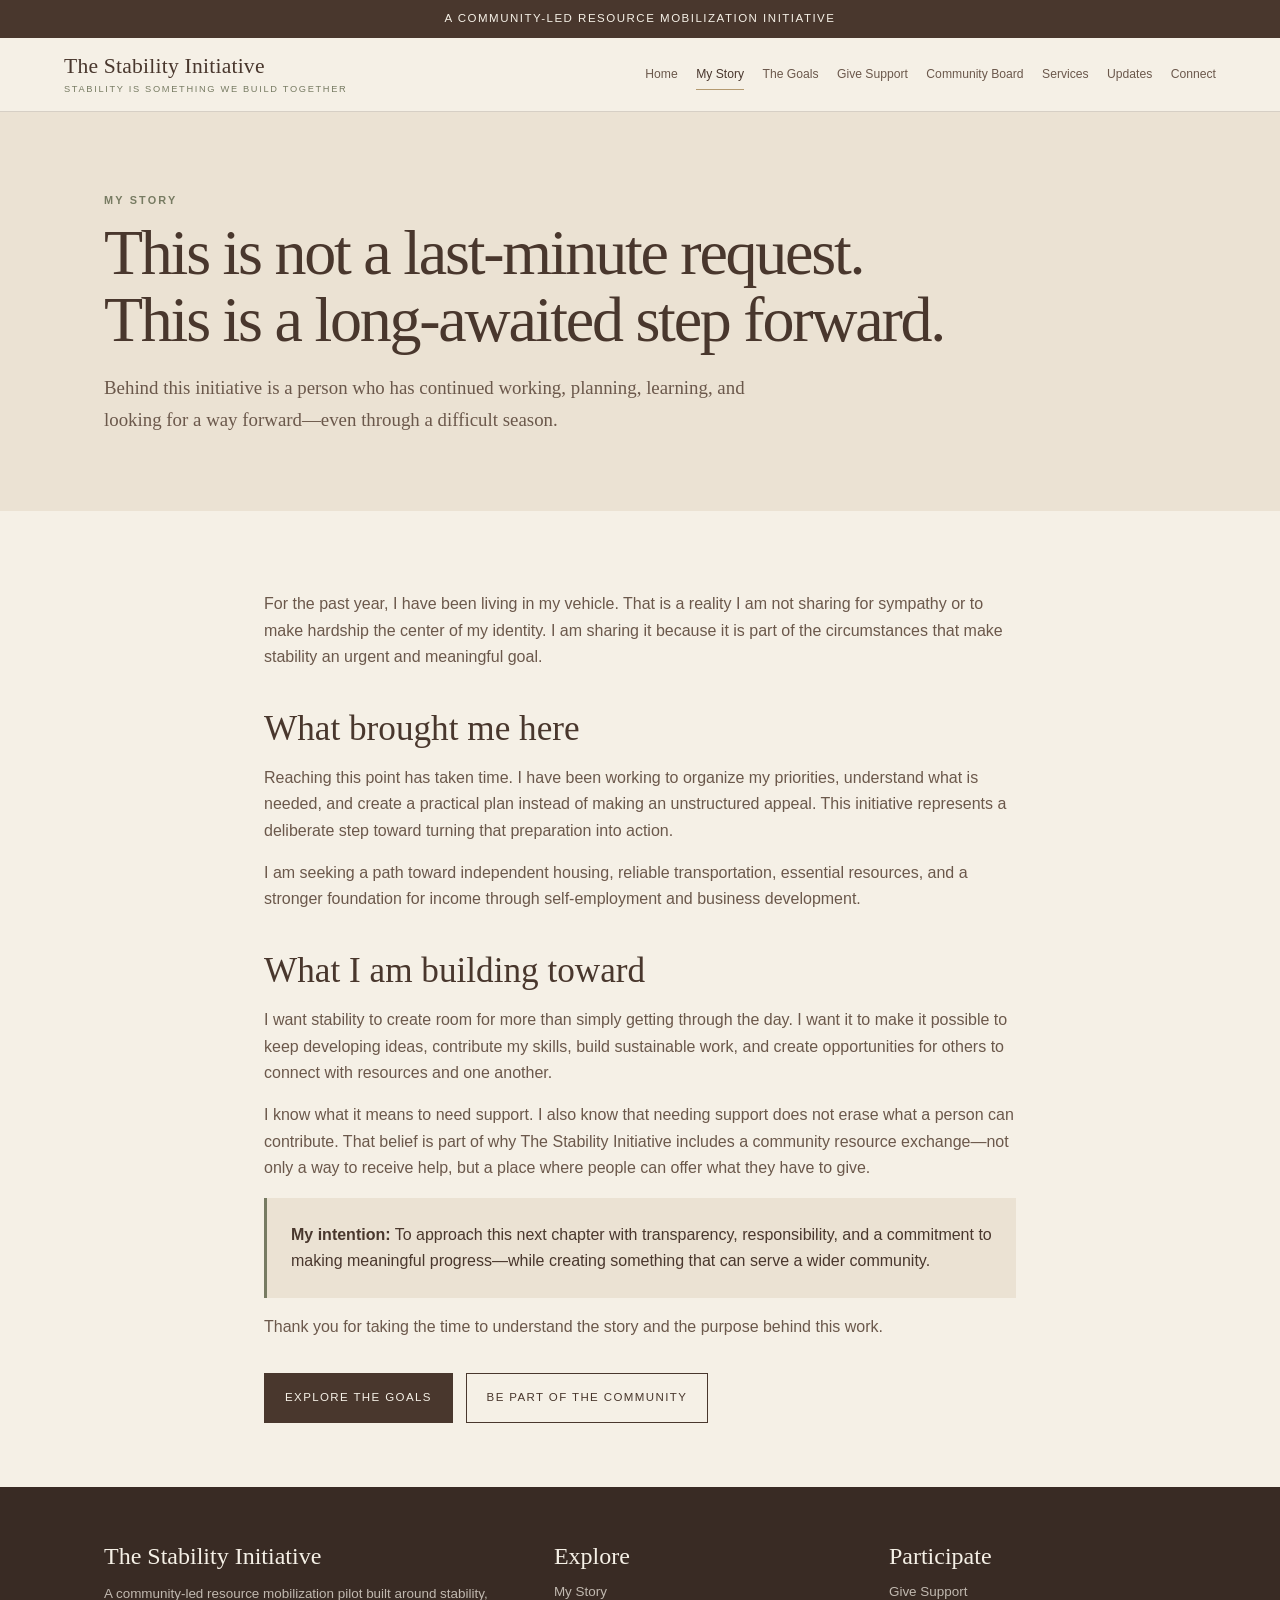
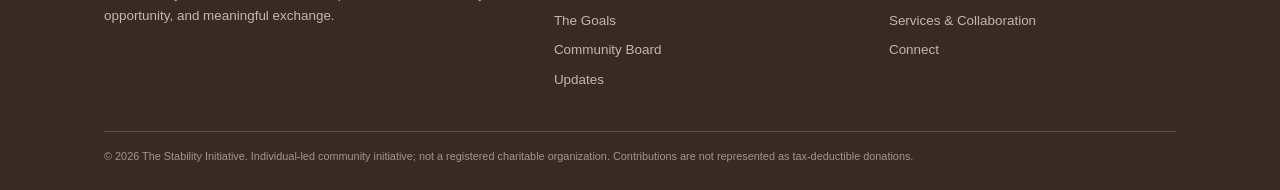
<file: story.html>
<!doctype html><html lang="en"><head><meta charset="utf-8"><meta name="viewport" content="width=device-width, initial-scale=1"><meta name="description" content="A community-led resource mobilization initiative focused on stability, opportunity, and meaningful exchange."><meta name="theme-color" content="#f5f0e6"><title>My Story | The Stability Initiative</title><link rel="stylesheet" href="assets/style.css"></head><body><div class="announcement">A community-led resource mobilization initiative</div>
<header class="site-header"><div class="nav-wrap"><a class="brand" href="index.html"><span class="brand-name">The Stability Initiative</span><span class="brand-sub">Stability is something we build together</span></a>
<button class="menu-toggle" aria-label="Open navigation" onclick="document.querySelector('.nav').classList.toggle('open')">Menu ☰</button><nav class="nav"><a href="index.html" class="">Home</a><a href="story.html" class="active">My Story</a><a href="goals.html" class="">The Goals</a><a href="support.html" class="">Give Support</a><a href="community.html" class="">Community Board</a><a href="services.html" class="">Services</a><a href="updates.html" class="">Updates</a><a href="connect.html" class="">Connect</a></nav></div></header><main><section class="page-hero"><div class="container"><div class="eyebrow">My story</div><h1>This is not a last-minute request. This is a long-awaited step forward.</h1><p>Behind this initiative is a person who has continued working, planning, learning, and looking for a way forward—even through a difficult season.</p></div></section>
<div class="content"><p>For the past year, I have been living in my vehicle. That is a reality I am not sharing for sympathy or to make hardship the center of my identity. I am sharing it because it is part of the circumstances that make stability an urgent and meaningful goal.</p>
<h2>What brought me here</h2><p>Reaching this point has taken time. I have been working to organize my priorities, understand what is needed, and create a practical plan instead of making an unstructured appeal. This initiative represents a deliberate step toward turning that preparation into action.</p>
<p>I am seeking a path toward independent housing, reliable transportation, essential resources, and a stronger foundation for income through self-employment and business development.</p>
<h2>What I am building toward</h2><p>I want stability to create room for more than simply getting through the day. I want it to make it possible to keep developing ideas, contribute my skills, build sustainable work, and create opportunities for others to connect with resources and one another.</p>
<p>I know what it means to need support. I also know that needing support does not erase what a person can contribute. That belief is part of why The Stability Initiative includes a community resource exchange—not only a way to receive help, but a place where people can offer what they have to give.</p>
<div class="note"><strong>My intention:</strong> To approach this next chapter with transparency, responsibility, and a commitment to making meaningful progress—while creating something that can serve a wider community.</div>
<p>Thank you for taking the time to understand the story and the purpose behind this work.</p><div class="actions"><a class="btn primary" href="goals.html">Explore the goals</a><a class="btn" href="community.html">Be part of the community</a></div></div></main><footer class="footer"><div class="container"><div class="footer-grid">
<div><div class="footer-title">The Stability Initiative</div><p>A community-led resource mobilization pilot built around stability, opportunity, and meaningful exchange.</p></div>
<div><div class="footer-title">Explore</div><div class="footer-links"><a href="story.html">My Story</a><a href="goals.html">The Goals</a><a href="community.html">Community Board</a><a href="updates.html">Updates</a></div></div>
<div><div class="footer-title">Participate</div><div class="footer-links"><a href="support.html">Give Support</a><a href="services.html">Services & Collaboration</a><a href="connect.html">Connect</a></div></div></div>
<div class="copyright">© 2026 The Stability Initiative. Individual-led community initiative; not a registered charitable organization. Contributions are not represented as tax-deductible donations.</div></div></footer></body></html>
</file>
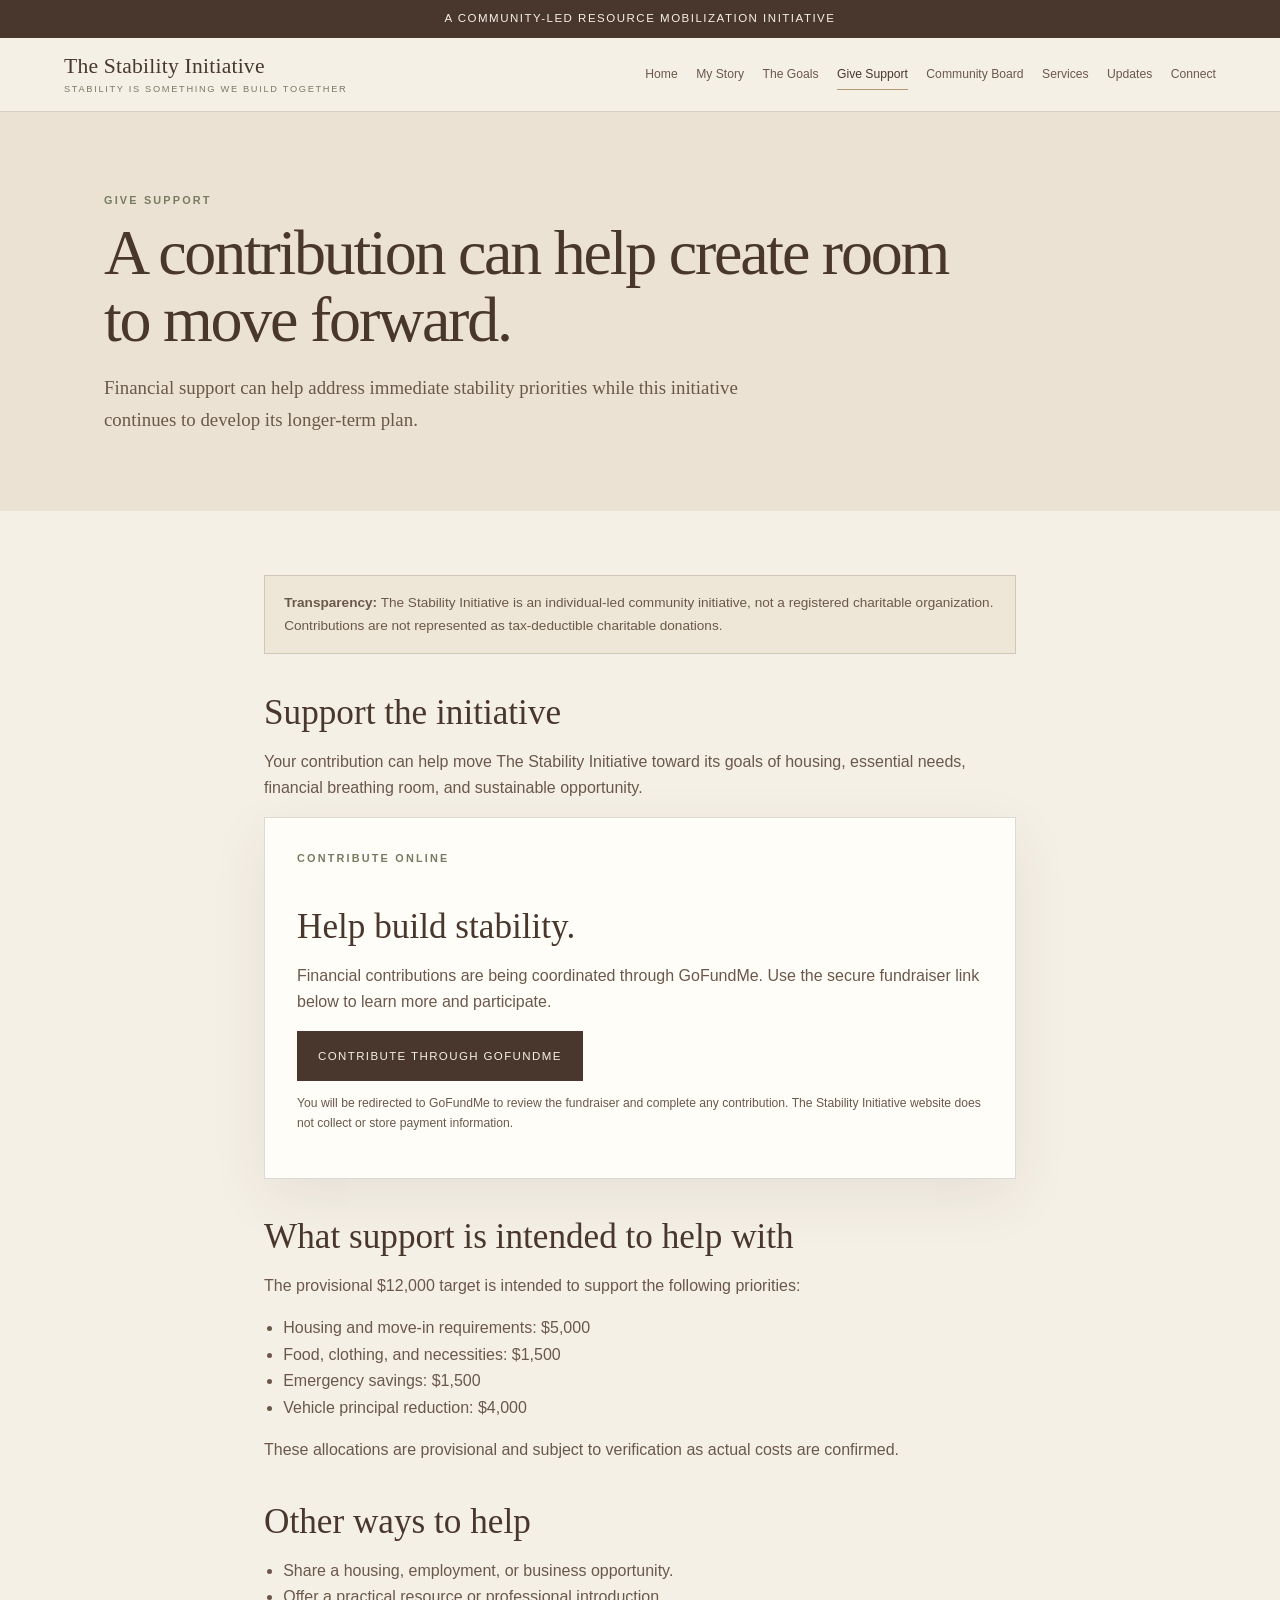
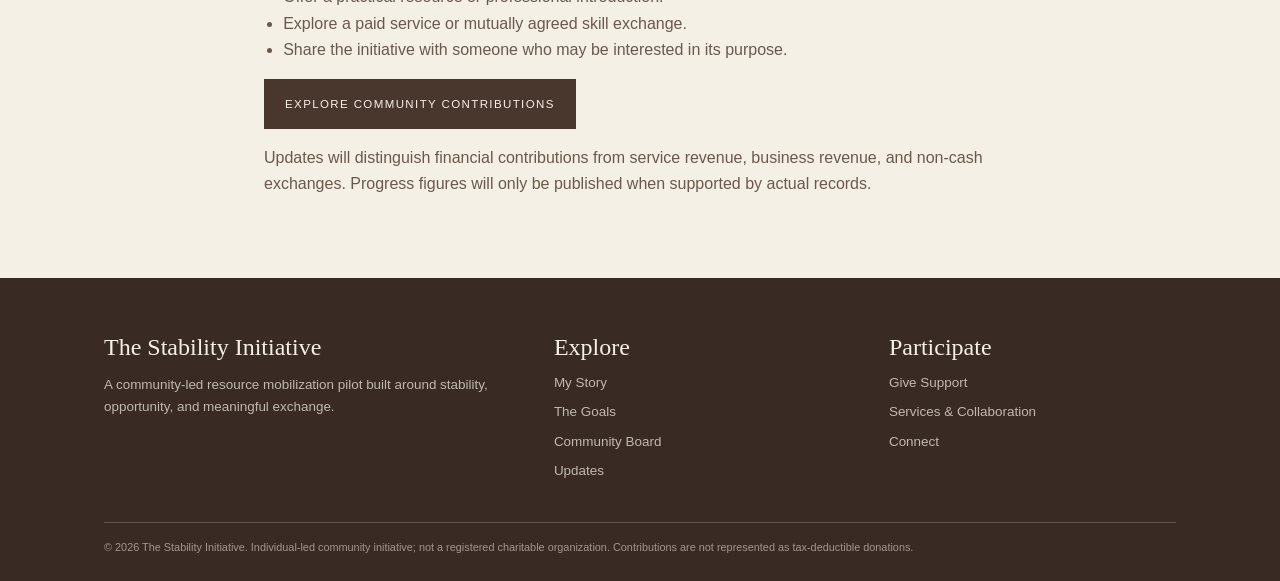
<file: support.html>
<!doctype html>
<html lang="en">
<head>
<meta charset="utf-8">
<meta name="viewport" content="width=device-width, initial-scale=1">
<meta name="description" content="Support The Stability Initiative through financial contributions, resources, and meaningful exchange.">
<meta name="theme-color" content="#f5f0e6">
<title>Give Support | The Stability Initiative</title>
<link rel="stylesheet" href="assets/style.css">
</head>
<body>

<div class="announcement">A community-led resource mobilization initiative</div>

<header class="site-header">
<div class="nav-wrap">
<a class="brand" href="index.html">
<span class="brand-name">The Stability Initiative</span>
<span class="brand-sub">Stability is something we build together</span>
</a>
<button class="menu-toggle" aria-label="Open navigation" onclick="document.querySelector('.nav').classList.toggle('open')">Menu ☰</button>
<nav class="nav">
<a href="index.html">Home</a>
<a href="story.html">My Story</a>
<a href="goals.html">The Goals</a>
<a href="support.html" class="active">Give Support</a>
<a href="community.html">Community Board</a>
<a href="services.html">Services</a>
<a href="updates.html">Updates</a>
<a href="connect.html">Connect</a>
</nav>
</div>
</header>

<main>

<section class="page-hero">
<div class="container">
<div class="eyebrow">Give support</div>
<h1>A contribution can help create room to move forward.</h1>
<p>Financial support can help address immediate stability priorities while this initiative continues to develop its longer-term plan.</p>
</div>
</section>

<div class="content">

<div class="notice">
<strong>Transparency:</strong> The Stability Initiative is an individual-led community initiative, not a registered charitable organization. Contributions are not represented as tax-deductible charitable donations.
</div>

<h2>Support the initiative</h2>
<p>Your contribution can help move The Stability Initiative toward its goals of housing, essential needs, financial breathing room, and sustainable opportunity.</p>

<div class="form-shell">
<div class="eyebrow">Contribute online</div>
<h2>Help build stability.</h2>
<p>Financial contributions are being coordinated through GoFundMe. Use the secure fundraiser link below to learn more and participate.</p>

<a class="btn primary"
href="https://gofund.me/b40c281e2"
target="_blank"
rel="noopener noreferrer">
Contribute through GoFundMe
</a>

<p class="hint">You will be redirected to GoFundMe to review the fundraiser and complete any contribution. The Stability Initiative website does not collect or store payment information.</p>
</div>

<h2>What support is intended to help with</h2>
<p>The provisional $12,000 target is intended to support the following priorities:</p>

<ul>
<li>Housing and move-in requirements: $5,000</li>
<li>Food, clothing, and necessities: $1,500</li>
<li>Emergency savings: $1,500</li>
<li>Vehicle principal reduction: $4,000</li>
</ul>

<p>These allocations are provisional and subject to verification as actual costs are confirmed.</p>

<h2>Other ways to help</h2>
<ul>
<li>Share a housing, employment, or business opportunity.</li>
<li>Offer a practical resource or professional introduction.</li>
<li>Explore a paid service or mutually agreed skill exchange.</li>
<li>Share the initiative with someone who may be interested in its purpose.</li>
</ul>

<a class="btn primary" href="community.html">Explore community contributions</a>

<p>Updates will distinguish financial contributions from service revenue, business revenue, and non-cash exchanges. Progress figures will only be published when supported by actual records.</p>

</div>
</main>

<footer class="footer">
<div class="container">
<div class="footer-grid">
<div>
<div class="footer-title">The Stability Initiative</div>
<p>A community-led resource mobilization pilot built around stability, opportunity, and meaningful exchange.</p>
</div>
<div>
<div class="footer-title">Explore</div>
<div class="footer-links">
<a href="story.html">My Story</a>
<a href="goals.html">The Goals</a>
<a href="community.html">Community Board</a>
<a href="updates.html">Updates</a>
</div>
</div>
<div>
<div class="footer-title">Participate</div>
<div class="footer-links">
<a href="support.html">Give Support</a>
<a href="services.html">Services & Collaboration</a>
<a href="connect.html">Connect</a>
</div>
</div>
</div>
<div class="copyright">
© 2026 The Stability Initiative. Individual-led community initiative; not a registered charitable organization. Contributions are not represented as tax-deductible donations.
</div>
</div>
</footer>

</body>
</html>
</file>
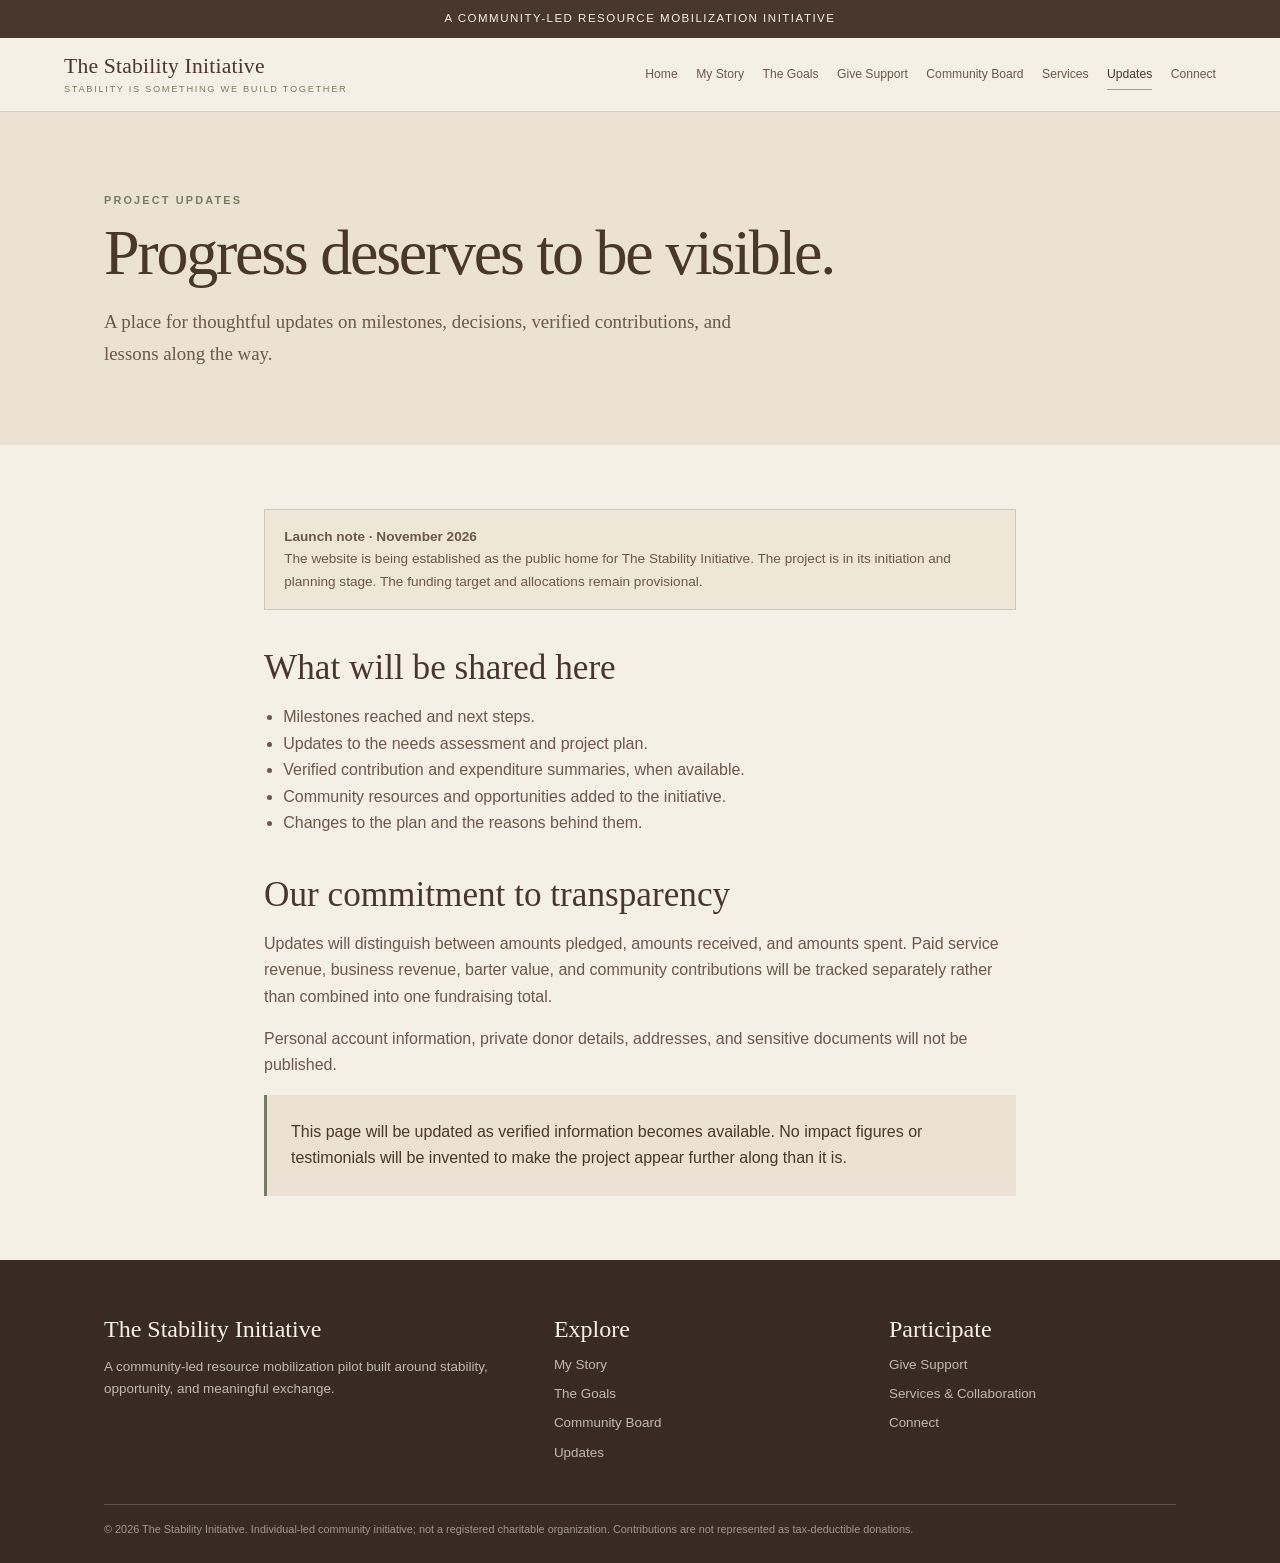
<file: updates.html>
<!doctype html><html lang="en"><head><meta charset="utf-8"><meta name="viewport" content="width=device-width, initial-scale=1"><meta name="description" content="A community-led resource mobilization initiative focused on stability, opportunity, and meaningful exchange."><meta name="theme-color" content="#f5f0e6"><title>Updates | The Stability Initiative</title><link rel="stylesheet" href="assets/style.css"></head><body><div class="announcement">A community-led resource mobilization initiative</div>
<header class="site-header"><div class="nav-wrap"><a class="brand" href="index.html"><span class="brand-name">The Stability Initiative</span><span class="brand-sub">Stability is something we build together</span></a>
<button class="menu-toggle" aria-label="Open navigation" onclick="document.querySelector('.nav').classList.toggle('open')">Menu ☰</button><nav class="nav"><a href="index.html" class="">Home</a><a href="story.html" class="">My Story</a><a href="goals.html" class="">The Goals</a><a href="support.html" class="">Give Support</a><a href="community.html" class="">Community Board</a><a href="services.html" class="">Services</a><a href="updates.html" class="active">Updates</a><a href="connect.html" class="">Connect</a></nav></div></header><main><section class="page-hero"><div class="container"><div class="eyebrow">Project updates</div><h1>Progress deserves to be visible.</h1><p>A place for thoughtful updates on milestones, decisions, verified contributions, and lessons along the way.</p></div></section>
<div class="content"><div class="notice"><strong>Launch note · November 2026</strong><br>The website is being established as the public home for The Stability Initiative. The project is in its initiation and planning stage. The funding target and allocations remain provisional.</div>
<h2>What will be shared here</h2><ul><li>Milestones reached and next steps.</li><li>Updates to the needs assessment and project plan.</li><li>Verified contribution and expenditure summaries, when available.</li><li>Community resources and opportunities added to the initiative.</li><li>Changes to the plan and the reasons behind them.</li></ul>
<h2>Our commitment to transparency</h2><p>Updates will distinguish between amounts pledged, amounts received, and amounts spent. Paid service revenue, business revenue, barter value, and community contributions will be tracked separately rather than combined into one fundraising total.</p><p>Personal account information, private donor details, addresses, and sensitive documents will not be published.</p>
<div class="note">This page will be updated as verified information becomes available. No impact figures or testimonials will be invented to make the project appear further along than it is.</div></div></main><footer class="footer"><div class="container"><div class="footer-grid">
<div><div class="footer-title">The Stability Initiative</div><p>A community-led resource mobilization pilot built around stability, opportunity, and meaningful exchange.</p></div>
<div><div class="footer-title">Explore</div><div class="footer-links"><a href="story.html">My Story</a><a href="goals.html">The Goals</a><a href="community.html">Community Board</a><a href="updates.html">Updates</a></div></div>
<div><div class="footer-title">Participate</div><div class="footer-links"><a href="support.html">Give Support</a><a href="services.html">Services & Collaboration</a><a href="connect.html">Connect</a></div></div></div>
<div class="copyright">© 2026 The Stability Initiative. Individual-led community initiative; not a registered charitable organization. Contributions are not represented as tax-deductible donations.</div></div></footer></body></html>
</file>
<file: assets/style.css>
:root{
 --ivory:#f5f0e6;--paper:#ebe2d3;--paper2:#e2d6c3;--ink:#49372d;
 --ink2:#6b584b;--olive:#777b62;--olive-dark:#555b43;--brass:#b49a70;
 --white:#fffdf8;--line:rgba(73,55,45,.18);--serif:Georgia,'Times New Roman',serif;
 --sans:Arial,Helvetica,sans-serif;--shadow:0 18px 55px rgba(55,42,32,.08)
}
*{box-sizing:border-box}html{scroll-behavior:smooth}body{margin:0;background:var(--ivory);color:var(--ink);font-family:var(--sans);line-height:1.65}
a{color:inherit}img{max-width:100%}.announcement{background:var(--ink);color:var(--ivory);text-align:center;padding:.58rem 1rem;font-size:.72rem;letter-spacing:.13em;text-transform:uppercase}
.site-header{position:sticky;top:0;z-index:10;background:rgba(245,240,230,.96);backdrop-filter:blur(12px);border-bottom:1px solid var(--line)}
.nav-wrap{max-width:1200px;margin:auto;padding:1rem 1.5rem;display:flex;align-items:center;justify-content:space-between;gap:2rem}
.brand{text-decoration:none;display:flex;flex-direction:column;line-height:1.05}.brand-name{font:1.35rem var(--serif);letter-spacing:.01em}.brand-sub{font-size:.58rem;letter-spacing:.18em;text-transform:uppercase;color:var(--olive);margin-top:.42rem}
.nav{display:flex;gap:1.15rem;align-items:center;flex-wrap:wrap;justify-content:flex-end}.nav a{text-decoration:none;font-size:.76rem;color:var(--ink2);padding:.35rem 0;border-bottom:1px solid transparent}.nav a:hover,.nav a.active{color:var(--ink);border-color:var(--brass)}
.menu-toggle{display:none;background:none;border:1px solid var(--line);padding:.55rem .75rem;color:var(--ink)}
main{min-height:65vh}.container{max-width:1120px;margin:auto;padding:0 1.5rem}.eyebrow{font-size:.68rem;letter-spacing:.2em;text-transform:uppercase;color:var(--olive);font-weight:700}.hero{padding:6.5rem 0 5.5rem;display:grid;grid-template-columns:1.15fr .85fr;gap:4rem;align-items:center}
.hero h1{font:clamp(3.2rem,7vw,6.6rem)/.98 var(--serif);font-weight:400;letter-spacing:-.045em;margin:1.1rem 0 1.5rem;max-width:760px}
.hero p.lead{font:1.2rem/1.7 var(--serif);color:var(--ink2);max-width:620px}
.hero-art{min-height:460px;background:linear-gradient(145deg,rgba(119,123,98,.18),rgba(180,154,112,.22)),var(--paper);position:relative;overflow:hidden;display:flex;align-items:center;justify-content:center}
.hero-art:before,.hero-art:after{content:"";position:absolute;border:1px solid rgba(73,55,45,.25);border-radius:50%;width:78%;aspect-ratio:1}
.hero-art:after{width:58%;border-color:rgba(73,55,45,.35)}
.art-caption{position:absolute;bottom:1.4rem;left:1.5rem;right:1.5rem;font:italic 1.15rem var(--serif);text-align:center;color:var(--ink2)}
.art-mark{font:clamp(5rem,12vw,9rem) var(--serif);color:rgba(73,55,45,.72);z-index:1}
.actions{display:flex;gap:.8rem;flex-wrap:wrap;margin-top:2rem}
.btn{display:inline-flex;align-items:center;justify-content:center;text-decoration:none;border:1px solid var(--ink);padding:.9rem 1.25rem;font-size:.72rem;letter-spacing:.12em;text-transform:uppercase;transition:.2s;cursor:pointer;background:transparent;color:var(--ink)}
.btn.primary{background:var(--ink);color:var(--ivory)}.btn:hover{background:var(--olive-dark);color:white;border-color:var(--olive-dark)}
.section{padding:5.5rem 0;border-top:1px solid var(--line)}.section.paper{background:var(--paper)}.section.dark{background:var(--ink);color:var(--ivory)}
.section-head{display:flex;justify-content:space-between;align-items:end;gap:2rem;margin-bottom:2.5rem}.section h2,.page-hero h1{font:clamp(2.5rem,5vw,4.4rem)/1.04 var(--serif);font-weight:400;letter-spacing:-.035em;margin:.65rem 0 1rem}
.section-intro{max-width:620px;color:var(--ink2);font-size:1rem}.dark .section-intro,.dark p{color:rgba(245,240,230,.78)}
.cards{display:grid;grid-template-columns:repeat(3,1fr);gap:1rem}.card{background:rgba(255,253,248,.62);border:1px solid var(--line);padding:1.6rem;min-height:210px}.card .number{font:1rem var(--serif);color:var(--brass)}.card h3{font:1.65rem var(--serif);font-weight:400;margin:.8rem 0}.card p{color:var(--ink2);font-size:.9rem}.card a{font-size:.72rem;letter-spacing:.12em;text-transform:uppercase;text-decoration:none;border-bottom:1px solid var(--brass);padding-bottom:.25rem}
.quote{font:clamp(2rem,4vw,3.5rem)/1.2 var(--serif);max-width:850px;margin:0}.quote-credit{margin-top:1.5rem;font-size:.68rem;letter-spacing:.18em;text-transform:uppercase;color:var(--brass)}
.page-hero{padding:5rem 0 3.5rem;background:var(--paper)}.page-hero h1{max-width:850px}.page-hero p{max-width:680px;color:var(--ink2);font:1.18rem/1.7 var(--serif)}
.content{max-width:800px;padding:4rem 1.5rem;margin:auto}.content h2{font:2.2rem var(--serif);font-weight:400;margin:2.4rem 0 .7rem}.content h3{font:1.45rem var(--serif);font-weight:400}.content p,.content li{color:var(--ink2)}.content ul{padding-left:1.2rem}
.split{display:grid;grid-template-columns:1fr 1fr;gap:3rem;align-items:start}.note{padding:1.5rem;background:var(--paper);border-left:3px solid var(--olive)}
.stats{display:grid;grid-template-columns:repeat(3,1fr);gap:1rem;margin:2rem 0}.stat{border-top:1px solid var(--line);padding-top:1rem}.stat strong{display:block;font:2.3rem var(--serif);font-weight:400}.stat span{font-size:.72rem;color:var(--ink2);letter-spacing:.08em;text-transform:uppercase}
.form-shell{background:var(--white);padding:2rem;border:1px solid var(--line);box-shadow:var(--shadow);max-width:760px}
form{display:grid;gap:1.1rem}label{display:block;font-size:.78rem;letter-spacing:.04em;font-weight:700;margin-bottom:.35rem}input,textarea,select{width:100%;padding:.85rem .9rem;border:1px solid rgba(73,55,45,.28);background:#fffefa;color:var(--ink);font: .95rem var(--sans);border-radius:0}textarea{min-height:130px;resize:vertical}.hint{font-size:.76rem;color:var(--ink2)}.form-grid{display:grid;grid-template-columns:1fr 1fr;gap:1rem}.checkbox{display:flex;gap:.6rem;align-items:flex-start}.checkbox input{width:auto;margin-top:.3rem}.checkbox label{font-weight:400;letter-spacing:0}
.footer{background:#392b24;color:var(--ivory);padding:3.5rem 0 1.5rem}.footer-grid{display:grid;grid-template-columns:1.4fr 1fr 1fr;gap:3rem}.footer p,.footer a{color:rgba(245,240,230,.72);font-size:.84rem}.footer a{text-decoration:none}.footer-links{display:grid;gap:.45rem}.footer-title{font:1.5rem var(--serif);margin-bottom:.7rem}.copyright{border-top:1px solid rgba(245,240,230,.2);margin-top:2.5rem;padding-top:1rem;font-size:.68rem;color:rgba(245,240,230,.55)}
.pill{display:inline-block;border:1px solid var(--line);padding:.35rem .65rem;font-size:.65rem;letter-spacing:.12em;text-transform:uppercase;color:var(--olive)}
.notice{padding:1rem 1.2rem;background:#eee7d8;border:1px solid var(--line);font-size:.85rem;color:var(--ink2)}
.smallprint{font-size:.76rem;color:var(--ink2)}
@media(max-width:850px){.nav-wrap{align-items:flex-start}.menu-toggle{display:block}.nav{display:none;position:absolute;top:100%;left:0;right:0;background:var(--ivory);padding:1rem 1.5rem 1.5rem;border-bottom:1px solid var(--line);flex-direction:column;align-items:flex-start}.nav.open{display:flex}.hero{grid-template-columns:1fr;gap:2rem;padding:4rem 0}.hero-art{min-height:300px}.cards{grid-template-columns:1fr 1fr}.footer-grid{grid-template-columns:1fr 1fr}.section-head{display:block}}
@media(max-width:580px){.cards,.split,.stats,.form-grid,.footer-grid{grid-template-columns:1fr}.container{padding:0 1.1rem}.section{padding:3.8rem 0}.page-hero{padding:3.5rem 0 2.5rem}.content{padding:3rem 1.1rem}.form-shell{padding:1.2rem}.hero h1{font-size:3.45rem}}
</file>
